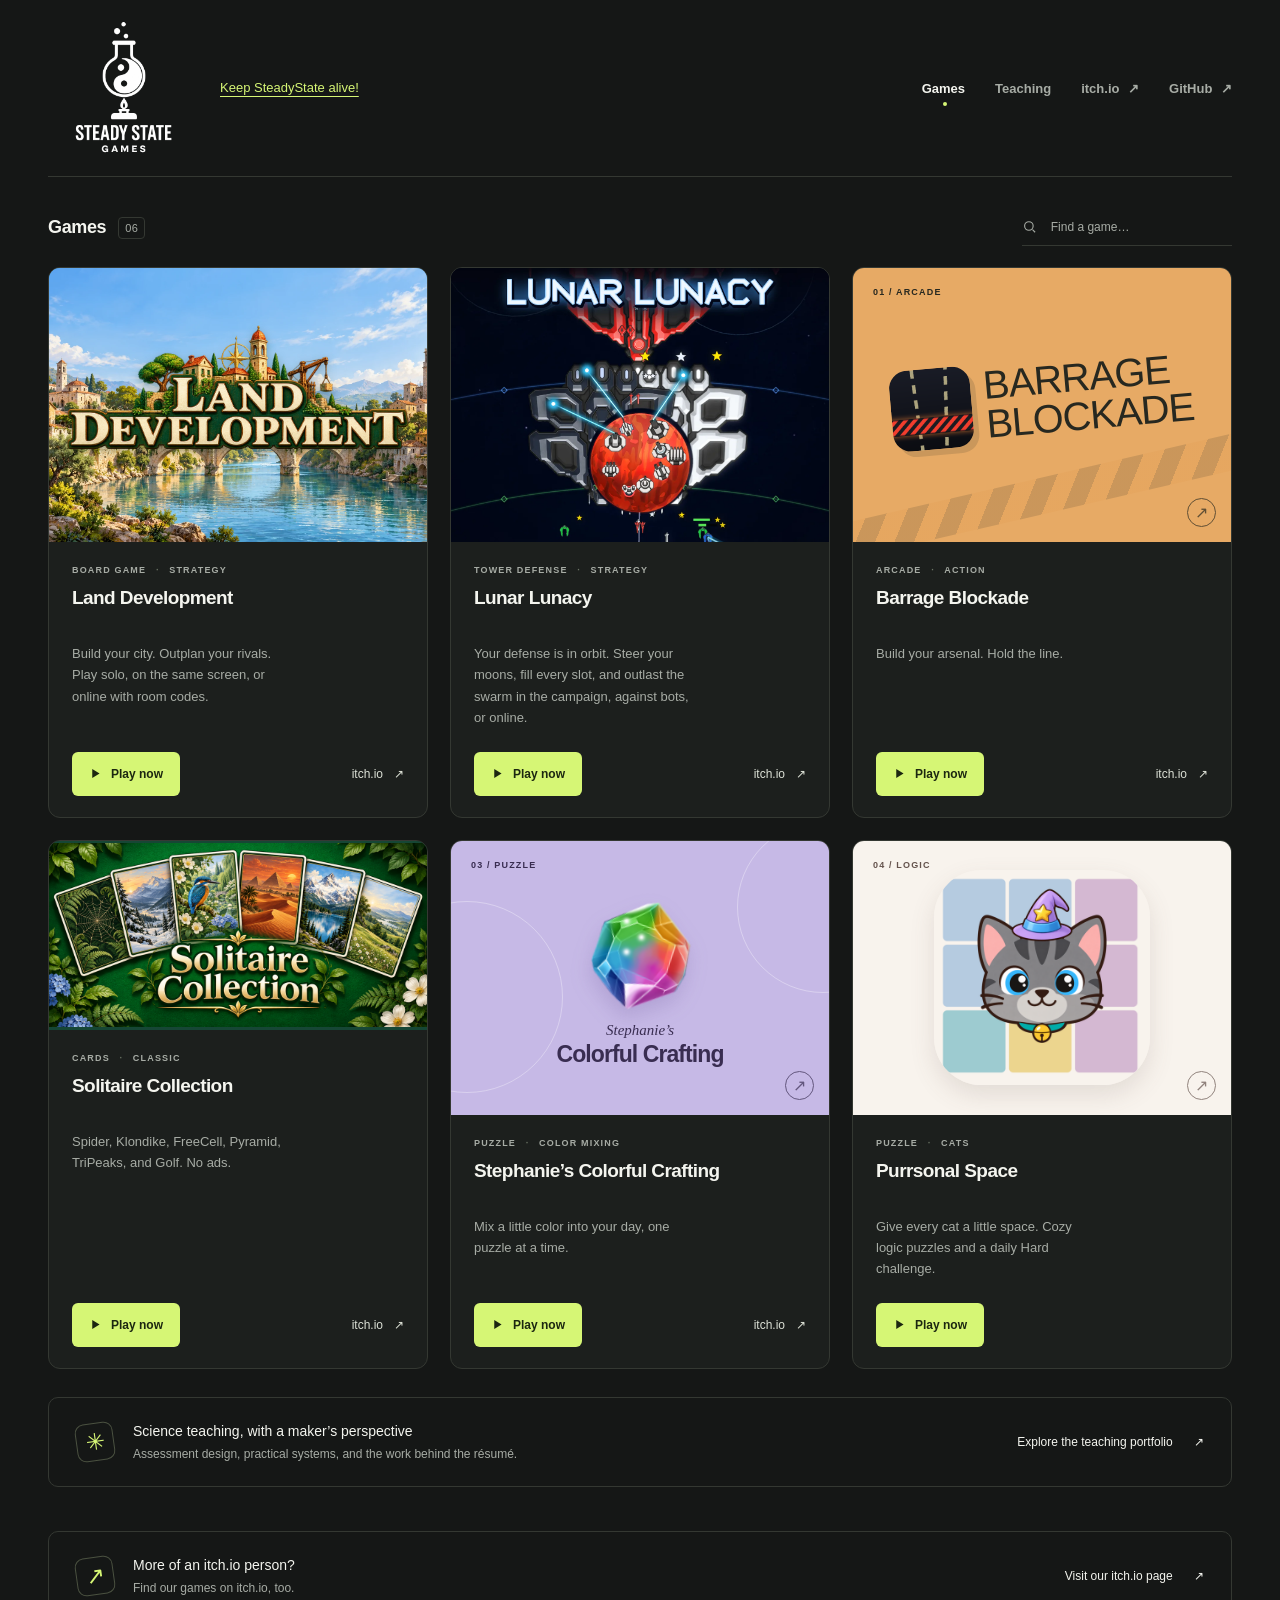
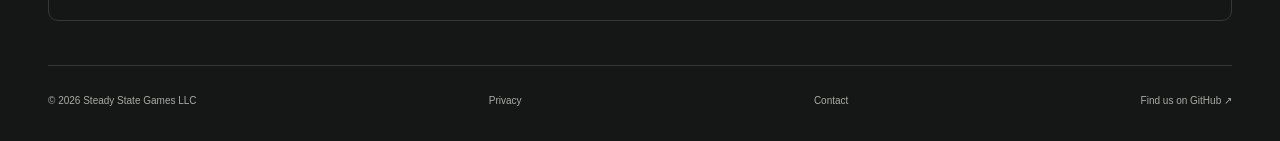
<file: index.html>
<!doctype html>
<html lang="en">
<head>
  <meta charset="utf-8">
  <meta name="viewport" content="width=device-width, initial-scale=1">
  <title>Steady State Games</title>
  <meta name="description" content="Play Land Development, Lunar Lunacy, Barrage Blockade, Solitaire Collection, Purrsonal Space, and Stephanie’s Colorful Crafting. All the games from Steady State Games, with direct browser and itch.io links.">
  <meta name="theme-color" content="#151716">
  <link rel="canonical" href="https://steadystategames.dev/">
  <link rel="icon" type="image/png" href="assets/steady-state-games-logo.png">
  <link rel="stylesheet" href="styles.css?v=lunar-lunacy-20261021">
  <script src="script.js" defer></script>
</head>
<body>
  <a class="skip-link" href="#games">Skip to games</a>
  <div class="site-shell">
    <header class="site-header donation-header">
      <div class="brand-support">
      <a class="brand" href="./" aria-label="Steady State Games home">
        <img class="brand-logo" src="assets/steady-state-games-logo.png" alt="Steady State Games" width="1024" height="1024">
      </a>
        <a class="header-donation" href="https://buy.stripe.com/8x200l9n9fRK0XXdv76g800" aria-label="Keep SteadyState alive! Donate via Stripe">Keep SteadyState alive!</a>
      </div>
      <nav aria-label="Main navigation">
        <a href="#games" class="nav-current" aria-current="page">Games</a>
        <a href="teaching/">Teaching</a>
        <a href="https://steadystategames.itch.io/">itch.io <span aria-hidden="true">↗</span></a>
        <a href="https://github.com/SteadyStateGames">GitHub <span aria-hidden="true">↗</span></a>
      </nav>
    </header>
    <main>
      <section id="games" aria-labelledby="collection-heading">
        <div class="collection-bar">
          <h1 id="collection-heading">Games <span id="count">06</span></h1>
          <label class="search" hidden>
            <svg width="18" height="18" viewBox="0 0 24 24" fill="none" stroke="currentColor" stroke-width="1.7" aria-hidden="true"><circle cx="10.5" cy="10.5" r="6.5"/><path d="m16 16 4 4"/></svg>
            <span class="sr-only">Search games</span>
            <input type="search" id="search" placeholder="Find a game…" autocomplete="off">
          </label>
        </div>
        <div class="game-grid">
          <article class="game-card" data-search="land development city building board game strategy multiplayer online solo campaign puzzles">
            <a class="artwork land-art" href="/land-development/" aria-label="Play Land Development">
              <img class="land-cover" src="assets/land-development-city.webp" alt="" width="1672" height="941" fetchpriority="high">
              <img class="land-wordmark" src="assets/land-development-logo.webp" alt="" width="2055" height="765">
            </a>
            <div class="card-body">
              <p class="category">BOARD GAME <span>·</span> STRATEGY</p>
              <h2>Land Development</h2>
              <p class="description">Build your city. Outplan your rivals. Play solo, on the same screen, or online with room codes.</p>
              <div class="card-actions">
                <a class="play-button" href="/land-development/" aria-label="Play Land Development in your browser"><svg viewBox="0 0 16 16" width="13" height="13" aria-hidden="true"><path d="M4 2.5v11L13 8z" fill="currentColor"/></svg> Play now</a>
                <a class="itch-link" href="https://steadystategames.itch.io/land-development" aria-label="Land Development on itch.io">itch.io <span aria-hidden="true">↗</span></a>
              </div>
            </div>
          </article>
          <article class="game-card" data-search="lunar lunacy space tower defense strategy orbit moons planets campaign versus bots multiplayer online">
            <a class="artwork lunar-art" href="/lunar-lunacy/" aria-label="Play Lunar Lunacy">
              <img class="lunar-cover" src="assets/lunar-lunacy-cover.webp" alt="" width="1260" height="1000">
            </a>
            <div class="card-body">
              <p class="category">TOWER DEFENSE <span>·</span> STRATEGY</p>
              <h2>Lunar Lunacy</h2>
              <p class="description">Your defense is in orbit. Steer your moons, fill every slot, and outlast the swarm in the campaign, against bots, or online.</p>
              <div class="card-actions">
                <a class="play-button" href="/lunar-lunacy/" aria-label="Play Lunar Lunacy in your browser"><svg viewBox="0 0 16 16" width="13" height="13" aria-hidden="true"><path d="M4 2.5v11L13 8z" fill="currentColor"/></svg> Play now</a>
                <a class="itch-link" href="https://steadystategames.itch.io/lunar-lunacy" aria-label="Lunar Lunacy on itch.io">itch.io <span aria-hidden="true">↗</span></a>
              </div>
            </div>
          </article>
          <article class="game-card" data-search="barrage blockade arcade action portrait">
            <a class="artwork barrage-art" href="https://steadystategames.dev/Barrage-Blockade/" aria-label="Play Barrage Blockade">
              <span class="art-index" aria-hidden="true">01 / ARCADE</span>
              <div class="barrage-lockup" aria-hidden="true"><img src="assets/barrage-blockade.png" alt="" width="512" height="512"><span>BARRAGE<br>BLOCKADE</span></div>
              <span class="art-launch" aria-hidden="true">↗</span>
            </a>
            <div class="card-body">
              <p class="category">ARCADE <span>·</span> ACTION</p>
              <h2>Barrage Blockade</h2>
              <p class="description">Build your arsenal. Hold the line.</p>
              <div class="card-actions">
                <a class="play-button" href="https://steadystategames.dev/Barrage-Blockade/" aria-label="Play Barrage Blockade in your browser"><svg viewBox="0 0 16 16" width="13" height="13" aria-hidden="true"><path d="M4 2.5v11L13 8z" fill="currentColor"/></svg> Play now</a>
                <a class="itch-link" href="https://steadystategames.itch.io/barrage-blockade" aria-label="Barrage Blockade on itch.io">itch.io <span aria-hidden="true">↗</span></a>
              </div>
            </div>
          </article>
          <article class="game-card" data-search="solitaire cards card classic relaxing spider klondike freecell pyramid tripeaks golf">
            <a class="artwork solitaire-art" href="https://steadystategames.dev/SolitaireForMyBeautifulWife/" aria-label="Play Solitaire Collection">
              <img class="solitaire-cover" src="assets/solitaire-collection.png?v=bb1985d5" alt="" width="1024" height="512">
            </a>
            <div class="card-body">
              <p class="category">CARDS <span>·</span> CLASSIC</p>
              <h2>Solitaire Collection</h2>
              <p class="description">Spider, Klondike, FreeCell, Pyramid, TriPeaks, and Golf. No ads.</p>
              <div class="card-actions">
                <a class="play-button" href="https://steadystategames.dev/SolitaireForMyBeautifulWife/" aria-label="Play Solitaire Collection in your browser"><svg viewBox="0 0 16 16" width="13" height="13" aria-hidden="true"><path d="M4 2.5v11L13 8z" fill="currentColor"/></svg> Play now</a>
                <a class="itch-link" href="https://steadystategames.itch.io/soliatire" aria-label="Solitaire Collection on itch.io">itch.io <span aria-hidden="true">↗</span></a>
              </div>
            </div>
          </article>
          <article class="game-card" data-search="stephanie colorful colourful crafting color colour mixing puzzle relaxing">
            <a class="artwork crafting-art" href="https://steadystategames.dev/Stephanie-s-Colorful-Crafting/" aria-label="Play Stephanie’s Colorful Crafting">
              <span class="art-index" aria-hidden="true">03 / PUZZLE</span>
              <img class="crafting-icon" src="assets/colorful-crafting.png" alt="" width="512" height="512">
              <span class="crafting-wordmark" aria-hidden="true"><small>Stephanie’s</small>Colorful Crafting</span>
              <span class="art-launch" aria-hidden="true">↗</span>
            </a>
            <div class="card-body">
              <p class="category">PUZZLE <span>·</span> COLOR MIXING</p>
              <h2>Stephanie’s Colorful Crafting</h2>
              <p class="description">Mix a little color into your day, one puzzle at a time.</p>
              <div class="card-actions">
                <a class="play-button" href="https://steadystategames.dev/Stephanie-s-Colorful-Crafting/" aria-label="Play Stephanie’s Colorful Crafting in your browser"><svg viewBox="0 0 16 16" width="13" height="13" aria-hidden="true"><path d="M4 2.5v11L13 8z" fill="currentColor"/></svg> Play now</a>
                <a class="itch-link" href="https://steadystategames.itch.io/stephanie-colorful-crafting" aria-label="Stephanie’s Colorful Crafting on itch.io">itch.io <span aria-hidden="true">↗</span></a>
              </div>
            </div>
          </article>
          <article class="game-card" data-search="purrsonal space cat solitaire cats logic puzzle daily relaxing">
            <a class="artwork purrsonal-art" href="/purrsonalspace/" aria-label="Play Purrsonal Space">
              <span class="art-index" aria-hidden="true">04 / LOGIC</span>
              <img class="purrsonal-icon" src="assets/purrsonal-space.png" alt="" width="512" height="512">
              <span class="art-launch" aria-hidden="true">↗</span>
            </a>
            <div class="card-body">
              <p class="category">PUZZLE <span>·</span> CATS</p>
              <h2>Purrsonal Space</h2>
              <p class="description">Give every cat a little space. Cozy logic puzzles and a daily Hard challenge.</p>
              <div class="card-actions">
                <a class="play-button" href="/purrsonalspace/" aria-label="Play Purrsonal Space in your browser"><svg viewBox="0 0 16 16" width="13" height="13" aria-hidden="true"><path d="M4 2.5v11L13 8z" fill="currentColor"/></svg> Play now</a>
              </div>
            </div>
          </article>
        </div>
        <p class="sr-only" id="search-status" role="status" aria-live="polite"></p>
        <div class="empty-state" id="empty-state" hidden><p>No games found. Try another search.</p><button type="button" id="reset-search">Show all games</button></div>
      </section>
      <aside class="itch-banner teaching-banner" aria-label="Shawn Crook-Cocagne teaching portfolio">
        <div><span class="banner-icon" aria-hidden="true">✳</span><p>Science teaching, with a maker’s perspective<span>Assessment design, practical systems, and the work behind the résumé.</span></p></div>
        <a href="teaching/">Explore the teaching portfolio <span aria-hidden="true">↗</span></a>
      </aside>
      <aside class="itch-banner" aria-label="Steady State Games on itch.io">
        <div><span class="banner-icon" aria-hidden="true">↗</span><p>More of an itch.io person?<span>Find our games on itch.io, too.</span></p></div>
        <a href="https://steadystategames.itch.io/">Visit our itch.io page <span aria-hidden="true">↗</span></a>
      </aside>
    </main>
    <footer><span>© <span id="year">2026</span> Steady State Games LLC</span><a href="/privacy/">Privacy</a><a href="mailto:steadystategames@gmail.com">Contact</a><a href="https://github.com/SteadyStateGames">Find us on GitHub <span aria-hidden="true">↗</span></a></footer>
  </div>
</body>
</html>
</file>
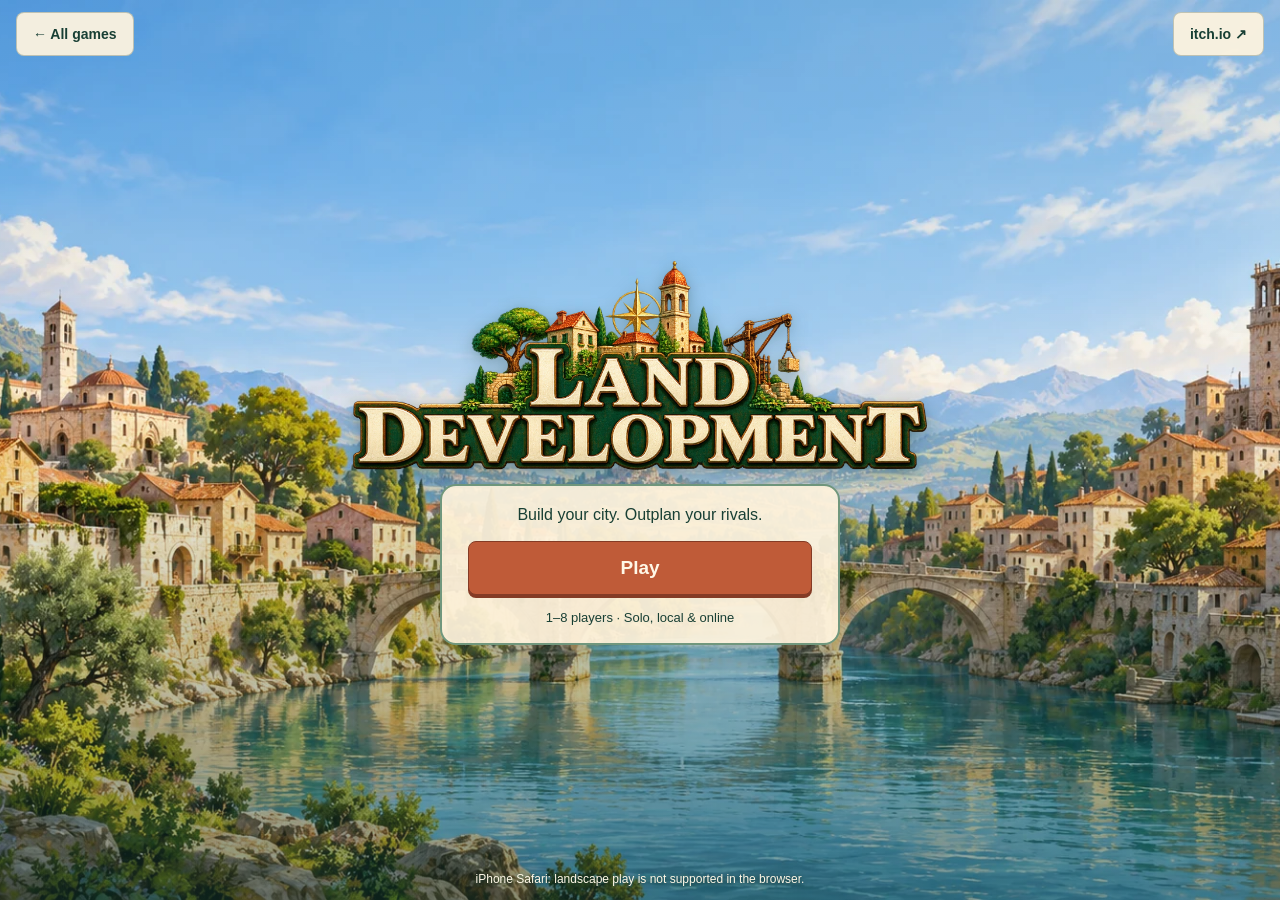
<file: land-development/index.html>
<!doctype html>
<html lang="en">
<head>
  <meta charset="utf-8">
  <meta name="viewport" content="width=device-width, initial-scale=1, viewport-fit=cover">
  <title>Play Land Development — Steady State Games</title>
  <meta name="description" content="Build your city and outplan your rivals in Land Development. Play solo, locally, or online with friends using room codes.">
  <meta name="theme-color" content="#183f34">
  <link rel="canonical" href="https://steadystategames.dev/land-development/">
  <link rel="icon" type="image/png" href="../assets/steady-state-games-logo.png">
  <link rel="stylesheet" href="play.css?v=20261018r5">
  <script src="play.js?v=20261018r5" defer></script>
</head>
<body>
  <main id="launcher">
    <img class="city" src="../assets/land-development-city.webp" alt="" width="1672" height="941">
    <nav aria-label="Game links">
      <a href="/">← All games</a>
      <a href="https://steadystategames.itch.io/land-development">itch.io ↗</a>
    </nav>
    <div class="launch-content">
      <h1 class="sr-only">Land Development</h1>
      <img class="logo" src="../assets/land-development-logo.webp" alt="" width="2055" height="765">
      <div class="play-panel">
        <p>Build your city. Outplan your rivals.</p>
        <button id="play" type="button">Play</button>
        <p class="players">1–8 players · Solo, local &amp; online</p>
      </div>
    </div>
    <p class="browser-note">iPhone Safari: landscape play is not supported in the browser.</p>
    <noscript><p class="no-script">Enable JavaScript to play, or <a href="https://steadystategames.itch.io/land-development">visit itch.io</a>.</p></noscript>
  </main>
  <div id="game" hidden></div>
</body>
</html>
</file>
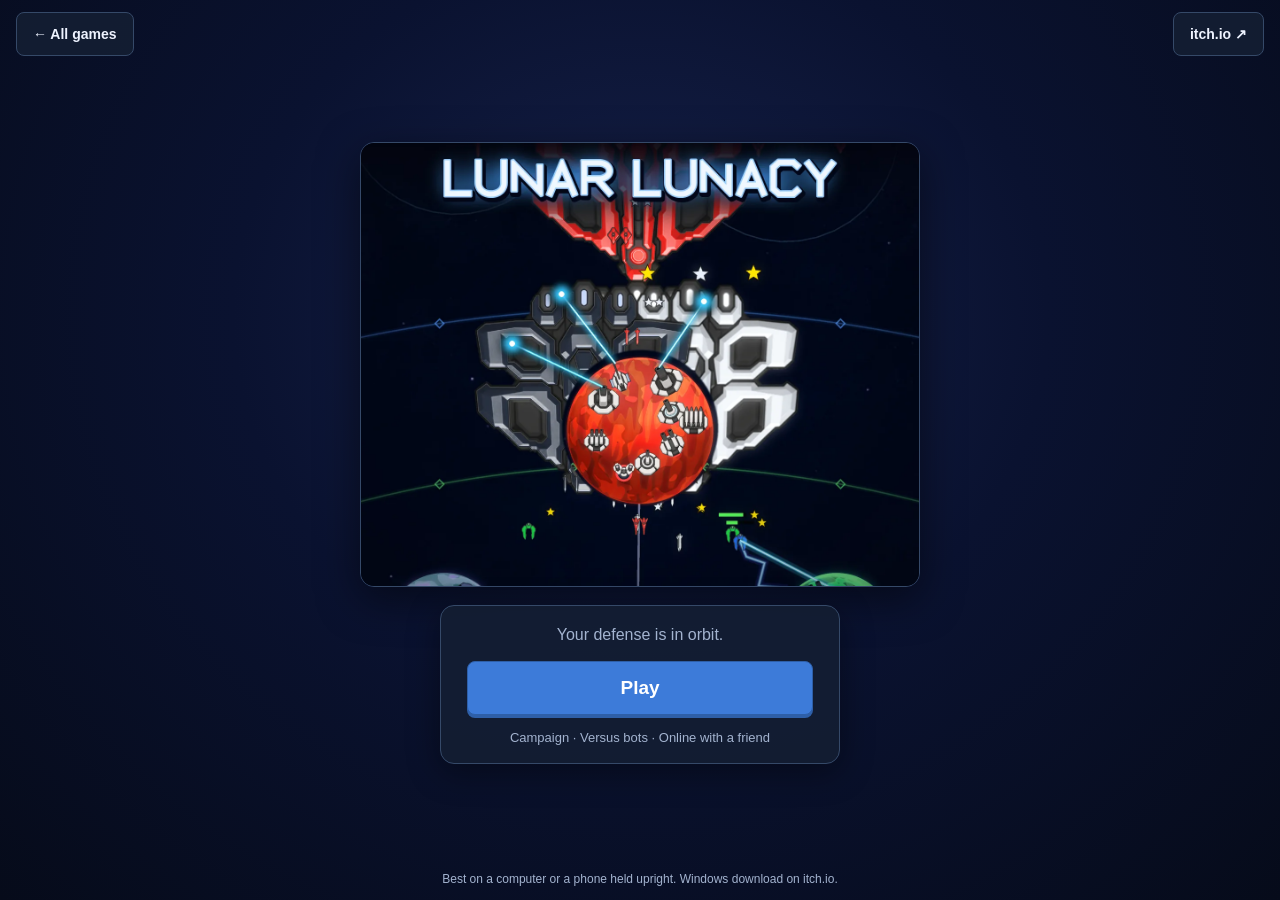
<file: lunar-lunacy/index.html>
<!doctype html>
<html lang="en">
<head>
  <meta charset="utf-8">
  <meta name="viewport" content="width=device-width, initial-scale=1, viewport-fit=cover">
  <title>Play Lunar Lunacy — Steady State Games</title>
  <meta name="description" content="Your defense is in orbit. Steer your moons, fill every slot, and outlast the swarm in Lunar Lunacy: campaign, bot matches, and online versus with room codes.">
  <meta name="theme-color" content="#060b1a">
  <link rel="canonical" href="https://steadystategames.dev/lunar-lunacy/">
  <link rel="icon" type="image/png" href="../assets/steady-state-games-logo.png">
  <link rel="stylesheet" href="play.css?v=20261021">
  <script src="play.js?v=20261021" defer></script>
</head>
<body>
  <main id="launcher">
    <nav aria-label="Game links">
      <a href="/">← All games</a>
      <a href="https://steadystategames.itch.io/lunar-lunacy">itch.io ↗</a>
    </nav>
    <div class="launch-content">
      <h1 class="sr-only">Lunar Lunacy</h1>
      <img class="cover" src="../assets/lunar-lunacy-cover.webp" alt="" width="1260" height="1000">
      <div class="play-panel">
        <p>Your defense is in orbit.</p>
        <button id="play" type="button">Play</button>
        <p class="players">Campaign · Versus bots · Online with a friend</p>
      </div>
    </div>
    <p class="browser-note">Best on a computer or a phone held upright. Windows download on itch.io.</p>
    <noscript><p class="no-script">Enable JavaScript to play, or <a href="https://steadystategames.itch.io/lunar-lunacy">visit itch.io</a>.</p></noscript>
  </main>
  <div id="game" hidden></div>
</body>
</html>
</file>
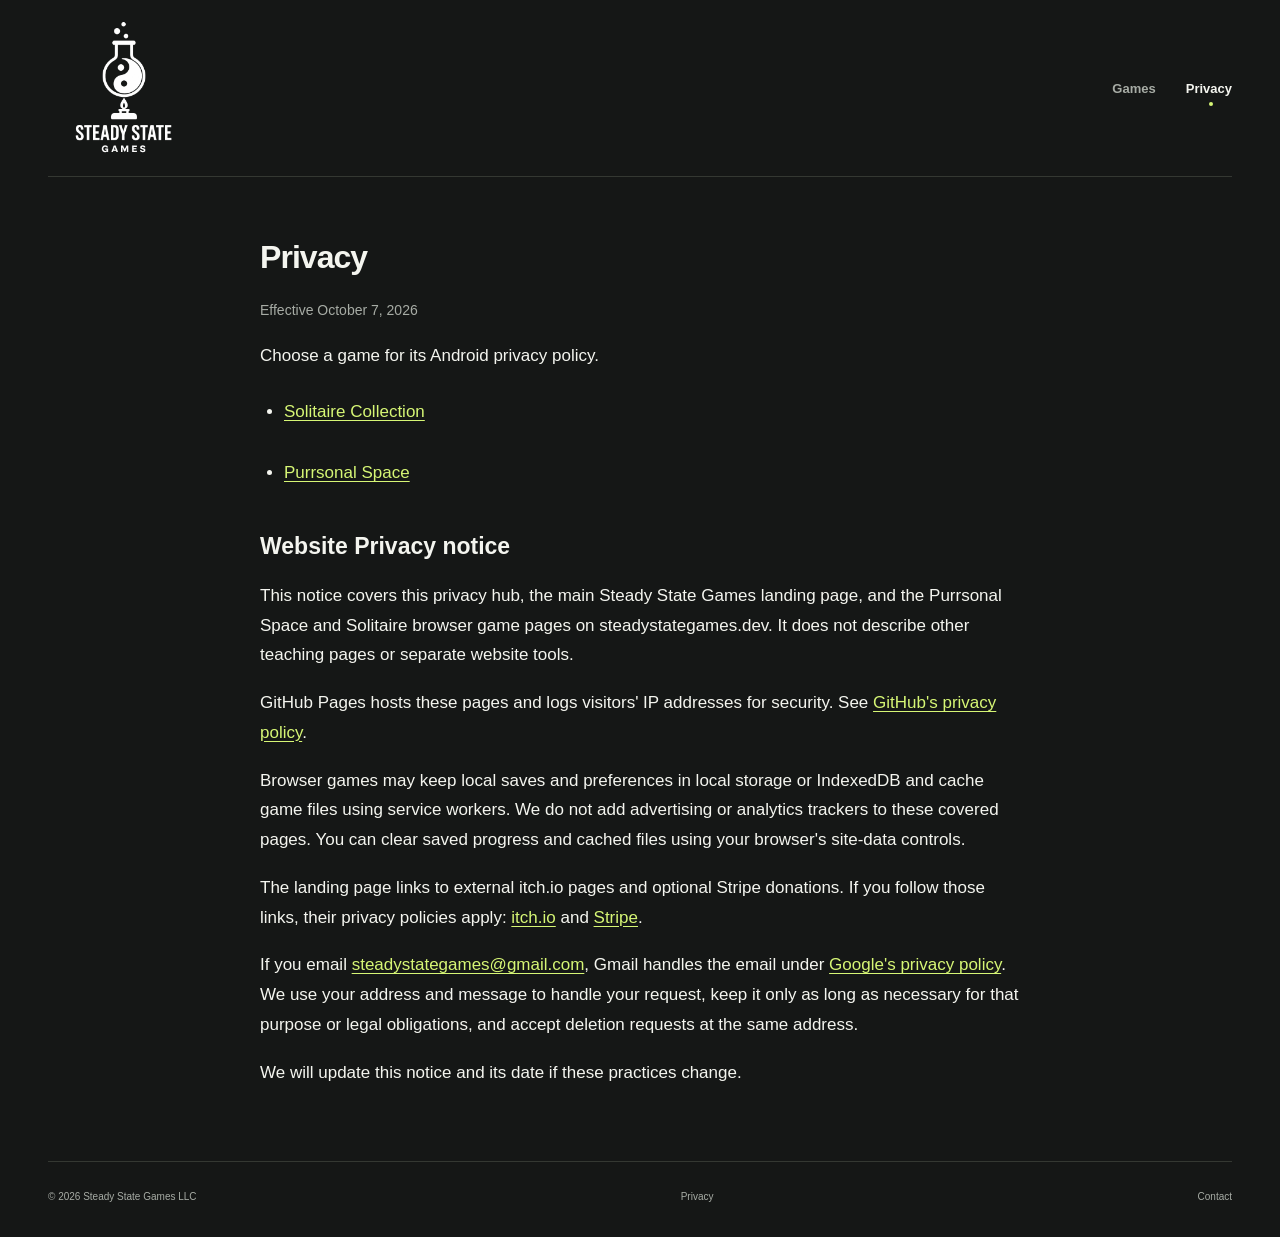
<file: privacy/index.html>
<!doctype html>
<html lang="en"><head><meta charset="utf-8"><meta name="viewport" content="width=device-width, initial-scale=1">
<title>Privacy | Steady State Games</title>
<meta name="theme-color" content="#151716"><link rel="canonical" href="https://steadystategames.dev/privacy/">
<link rel="icon" href="/assets/steady-state-games-logo.png"><link rel="stylesheet" href="/styles.css"><link rel="stylesheet" href="/privacy/privacy.css"></head>
<body><a class="skip-link" href="#privacy-content">Skip to privacy information</a><div class="site-shell">
<header class="site-header"><a class="brand" href="/" aria-label="Steady State Games home"><img class="brand-logo" src="/assets/steady-state-games-logo.png" alt="Steady State Games" width="1024" height="1024"></a><nav aria-label="Main navigation"><a href="/">Games</a><a href="/privacy/" class="nav-current">Privacy</a></nav></header>
<main id="privacy-content" class="privacy-main"><h1>Privacy</h1><p class="privacy-date">Effective October 7, 2026</p><p>Choose a game for its Android privacy policy.</p>
<ul class="privacy-games"><li><a href="/privacy/solitaire/">Solitaire Collection</a></li><li><a href="/privacy/purrsonal-space/">Purrsonal Space</a></li></ul>
<section id="website"><h2>Website Privacy notice</h2>
<p>This notice covers this privacy hub, the main Steady State Games landing page, and the Purrsonal Space and Solitaire browser game pages on steadystategames.dev. It does not describe other teaching pages or separate website tools.</p>
<p>GitHub Pages hosts these pages and logs visitors' IP addresses for security. See <a href="https://docs.github.com/en/site-policy/privacy-policies/github-general-privacy-statement">GitHub's privacy policy</a>.</p>
<p>Browser games may keep local saves and preferences in local storage or IndexedDB and cache game files using service workers. We do not add advertising or analytics trackers to these covered pages. You can clear saved progress and cached files using your browser's site-data controls.</p>
<p>The landing page links to external itch.io pages and optional Stripe donations. If you follow those links, their privacy policies apply: <a href="https://itch.io/docs/legal/privacy-policy">itch.io</a> and <a href="https://stripe.com/privacy">Stripe</a>.</p>
<p>If you email <a href="mailto:steadystategames@gmail.com">steadystategames@gmail.com</a>, Gmail handles the email under <a href="https://policies.google.com/privacy">Google's privacy policy</a>. We use your address and message to handle your request, keep it only as long as necessary for that purpose or legal obligations, and accept deletion requests at the same address.</p>
<p>We will update this notice and its date if these practices change.</p></section></main>
<footer><span>&copy; 2026 Steady State Games LLC</span><a href="/privacy/">Privacy</a><a href="mailto:steadystategames@gmail.com">Contact</a></footer></div></body></html>
</file>
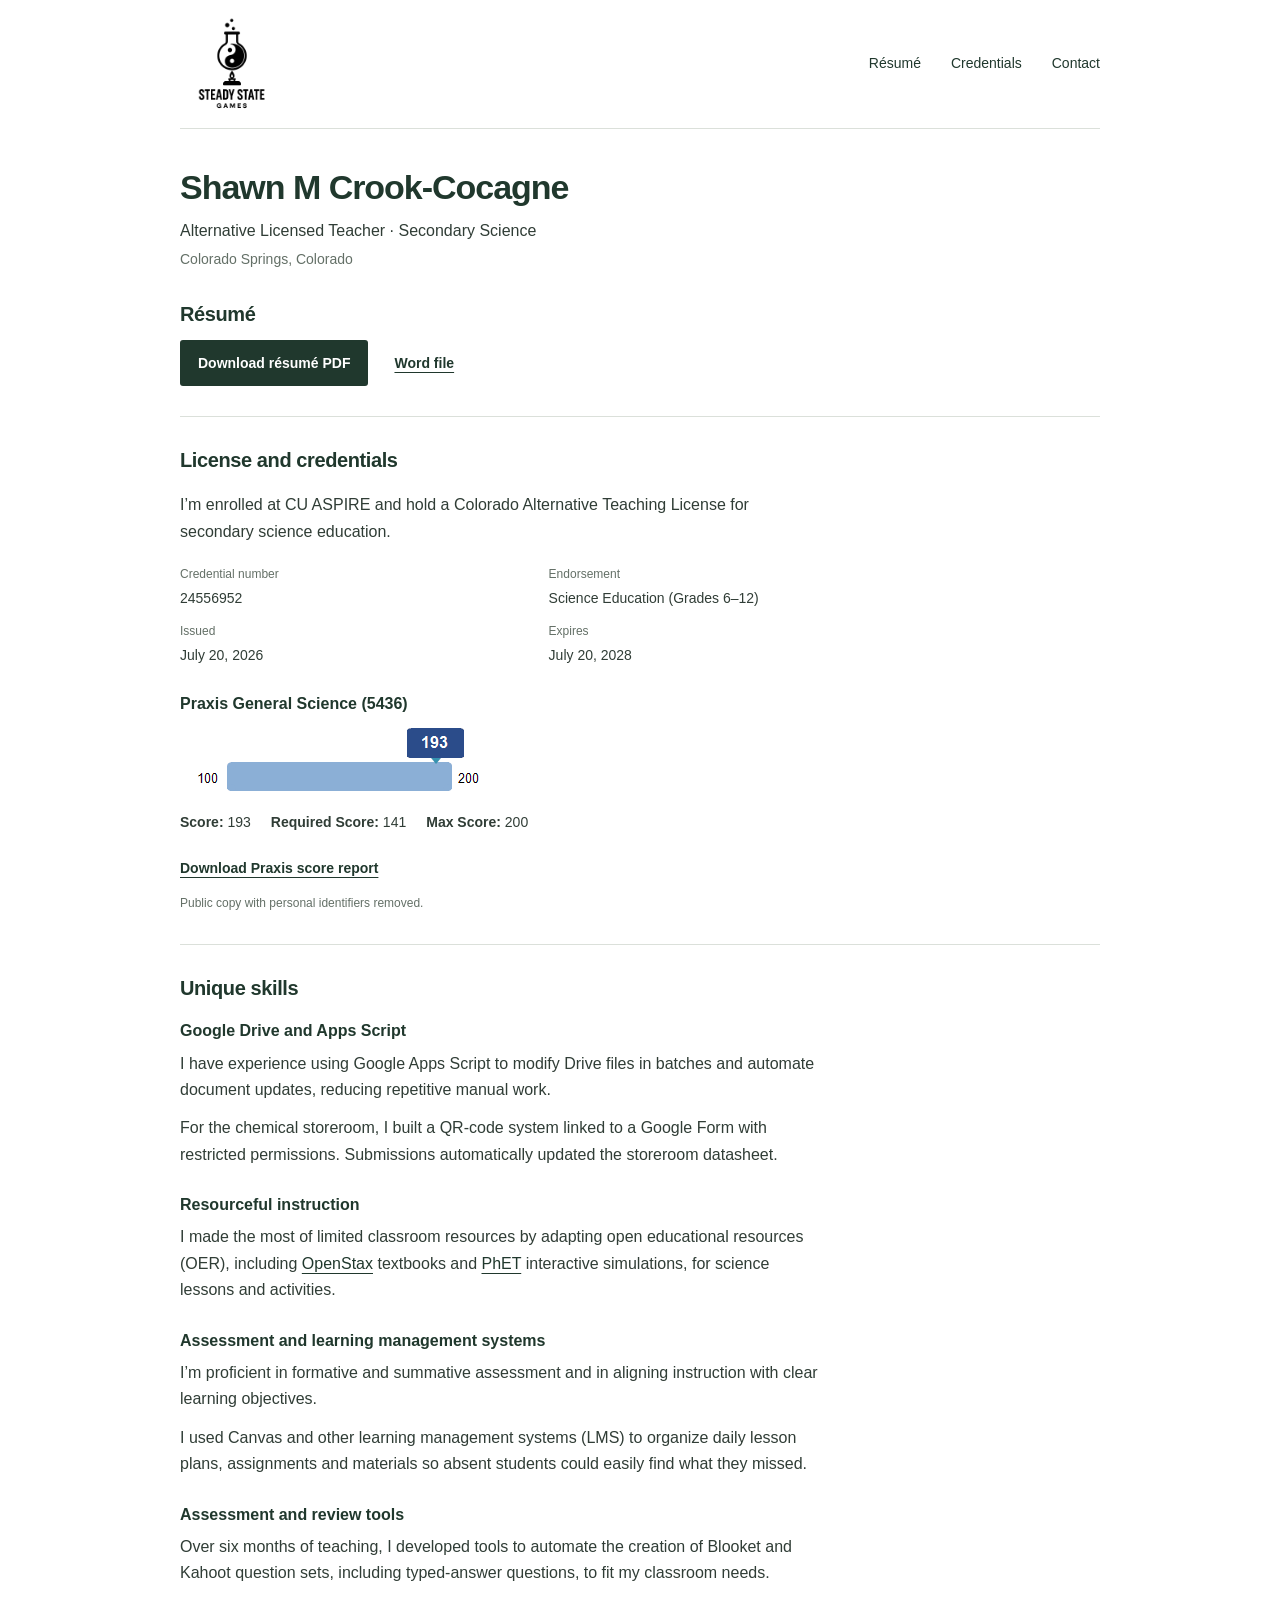
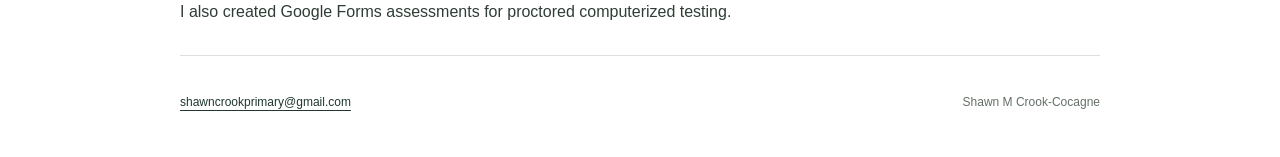
<file: teaching/index.html>
<!doctype html>
<html lang="en">
<head>
  <meta charset="utf-8">
  <meta name="viewport" content="width=device-width, initial-scale=1">
  <title>Shawn Crook-Cocagne | Science Teacher</title>
  <meta name="description" content="Shawn Crook-Cocagne's science teaching résumé, Colorado alternative license, Praxis score report and classroom technology experience.">
  <link rel="canonical" href="https://steadystategames.dev/teaching/">
  <link rel="icon" href="../assets/favicon.svg" type="image/svg+xml">
  <link rel="stylesheet" href="portfolio.css?v=20261004-praxis">
</head>
<body>
  <a class="skip-link" href="#main">Skip to content</a>
  <div class="page">
    <header class="site-header">
      <a class="brand" href="../" aria-label="Steady State Games home"><img src="../assets/steady-state-games-logo.png" width="104" height="104" alt="Steady State Games"></a>
      <nav aria-label="Teaching navigation"><a href="#resume">Résumé</a><a href="#credentials">Credentials</a><a href="mailto:shawncrookprimary@gmail.com">Contact</a></nav>
    </header>
    <main id="main">
      <section class="intro" aria-labelledby="name">
        <h1 id="name">Shawn M Crook-Cocagne</h1>
        <p>Alternative Licensed Teacher · Secondary Science</p>
        <p class="location">Colorado Springs, Colorado</p>
      </section>
      <section id="resume" class="resume" aria-labelledby="resume-heading">
        <span id="documents"></span>
        <h2 id="resume-heading">Résumé</h2>
        <div class="downloads"><a class="button" href="documents/shawn-crook-cocagne-teaching-resume.pdf" download>Download résumé PDF</a><a class="plain-link" href="documents/shawn-crook-cocagne-teaching-resume.docx" download>Word file</a></div>
      </section>
      <section id="credentials" class="profile-section" aria-labelledby="credentials-heading">
        <h2 id="credentials-heading">License and credentials</h2>
        <p>I’m enrolled at CU ASPIRE and hold a Colorado Alternative Teaching License for secondary science education.</p>
            <dl class="license"><div><dt>Credential number</dt><dd>24556952</dd></div><div><dt>Endorsement</dt><dd>Science Education (Grades 6–12)</dd></div><div><dt>Issued</dt><dd><time datetime="2026-07-20">July 20, 2026</time></dd></div><div><dt>Expires</dt><dd><time datetime="2028-07-20">July 20, 2028</time></dd></div></dl>
        <div id="praxis" class="credential-report"><h3>Praxis General Science (5436)</h3>
            <div class="praxis-ribbon"><img src="assets/praxis-score-ribbon.png" width="336" height="120" alt="Score ribbon from my Praxis report showing 193 on the 100 to 200 scale"></div>
            <p class="praxis-scores"><span><strong>Score:</strong> 193</span><span><strong>Required Score:</strong> 141</span><span><strong>Max Score:</strong> 200</span></p>
            <a class="plain-link" href="documents/shawn-crook-cocagne-praxis-public.pdf" download>Download Praxis score report</a>
            <p class="note">Public copy with personal identifiers removed.</p>
        </div>
      </section>
      <section id="skills" class="profile-section" aria-labelledby="skills-heading">
        <h2 id="skills-heading">Unique skills</h2>
        <div id="drive" class="skill"><h3>Google Drive and Apps Script</h3>
            <p>I have experience using Google Apps Script to modify Drive files in batches and automate document updates, reducing repetitive manual work.</p>
            <p>For the chemical storeroom, I built a QR-code system linked to a Google Form with restricted permissions. Submissions automatically updated the storeroom datasheet.</p>
        </div>
        <div id="resources" class="skill"><h3>Resourceful instruction</h3>
            <p>I made the most of limited classroom resources by adapting open educational resources (OER), including <a href="https://openstax.org/">OpenStax</a> textbooks and <a href="https://phet.colorado.edu/">PhET</a> interactive simulations, for science lessons and activities.</p>
        </div>
        <div id="assessment" class="skill"><h3>Assessment and learning management systems</h3>
            <p>I’m proficient in formative and summative assessment and in aligning instruction with clear learning objectives.</p>
            <p>I used Canvas and other learning management systems (LMS) to organize daily lesson plans, assignments and materials so absent students could easily find what they missed.</p>
        </div>
        <div id="assessment-tools" class="skill"><h3>Assessment and review tools</h3>
            <p>Over six months of teaching, I developed tools to automate the creation of Blooket and Kahoot question sets, including typed-answer questions, to fit my classroom needs.</p>
            <p>I also created Google Forms assessments for proctored computerized testing.</p>
        </div>
      </section>
    </main>
    <footer><a href="mailto:shawncrookprimary@gmail.com">shawncrookprimary@gmail.com</a><span>Shawn M Crook-Cocagne</span></footer>
  </div>
</body>
</html>
</file>
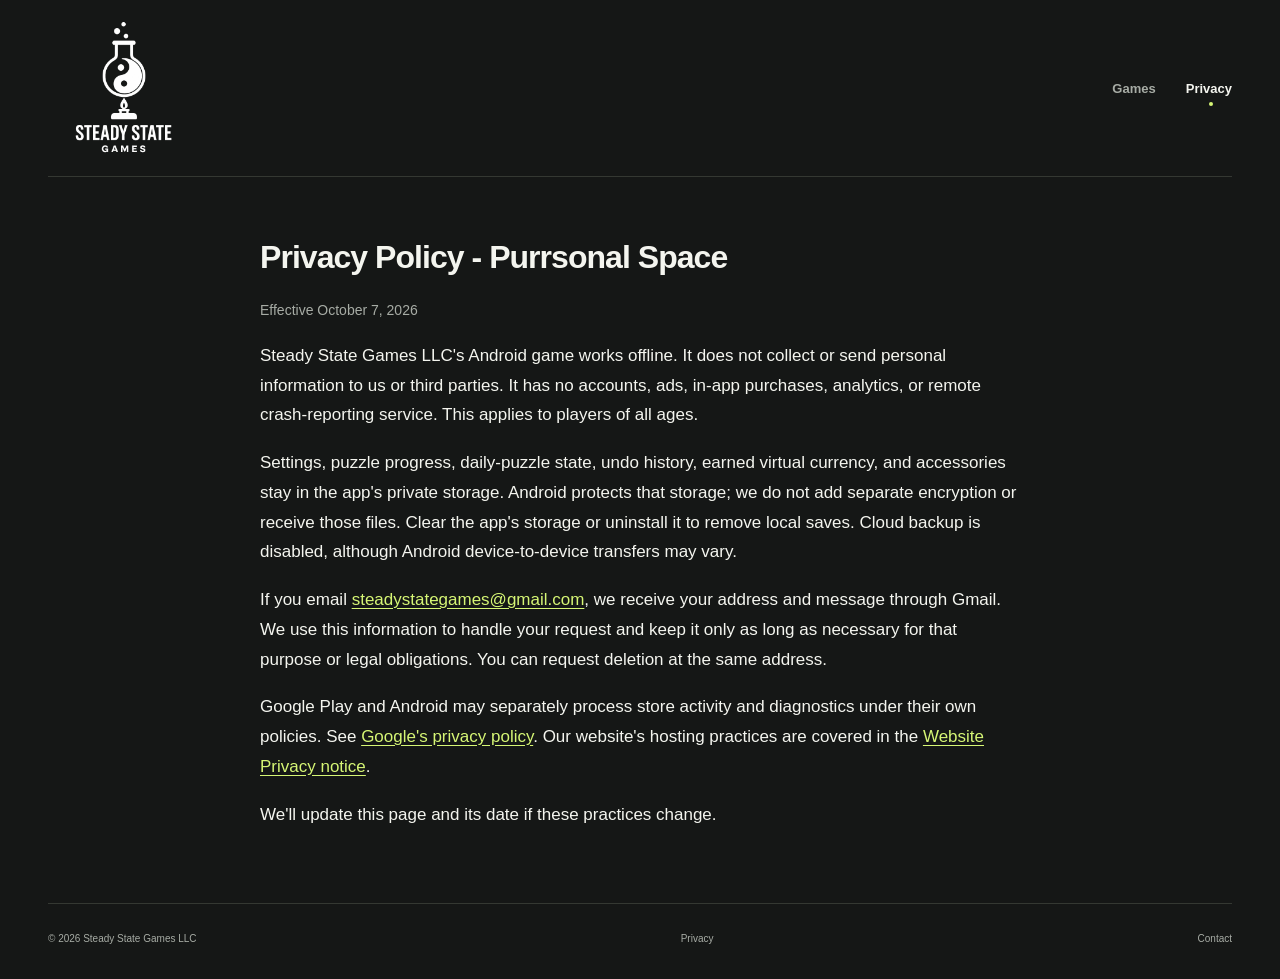
<file: privacy/purrsonal-space/index.html>
<!doctype html>
<html lang="en"><head><meta charset="utf-8"><meta name="viewport" content="width=device-width, initial-scale=1">
<title>Privacy Policy - Purrsonal Space | Steady State Games</title>
<meta name="theme-color" content="#151716"><link rel="canonical" href="https://steadystategames.dev/privacy/purrsonal-space/">
<link rel="icon" href="/assets/steady-state-games-logo.png"><link rel="stylesheet" href="/styles.css"><link rel="stylesheet" href="/privacy/privacy.css"></head>
<body><a class="skip-link" href="#privacy-content">Skip to privacy information</a><div class="site-shell">
<header class="site-header"><a class="brand" href="/" aria-label="Steady State Games home"><img class="brand-logo" src="/assets/steady-state-games-logo.png" alt="Steady State Games" width="1024" height="1024"></a><nav aria-label="Main navigation"><a href="/">Games</a><a href="/privacy/" class="nav-current">Privacy</a></nav></header>
<main id="privacy-content" class="privacy-main"><h1>Privacy Policy - Purrsonal Space</h1><p class="privacy-date">Effective October 7, 2026</p><p>Steady State Games LLC's Android game works offline. It does not collect or send personal information to us or third parties. It has no accounts, ads, in-app purchases, analytics, or remote crash-reporting service. This applies to players of all ages.</p><p>Settings, puzzle progress, daily-puzzle state, undo history, earned virtual currency, and accessories stay in the app's private storage. Android protects that storage; we do not add separate encryption or receive those files. Clear the app's storage or uninstall it to remove local saves. Cloud backup is disabled, although Android device-to-device transfers may vary.</p><p>If you email <a href="mailto:steadystategames@gmail.com">steadystategames@gmail.com</a>, we receive your address and message through Gmail. We use this information to handle your request and keep it only as long as necessary for that purpose or legal obligations. You can request deletion at the same address.</p><p>Google Play and Android may separately process store activity and diagnostics under their own policies. See <a href="https://policies.google.com/privacy">Google's privacy policy</a>. Our website's hosting practices are covered in the <a href="/privacy/#website">Website Privacy notice</a>.</p><p>We'll update this page and its date if these practices change.</p></main>
<footer><span>&copy; 2026 Steady State Games LLC</span><a href="/privacy/">Privacy</a><a href="mailto:steadystategames@gmail.com">Contact</a></footer></div></body></html>
</file>
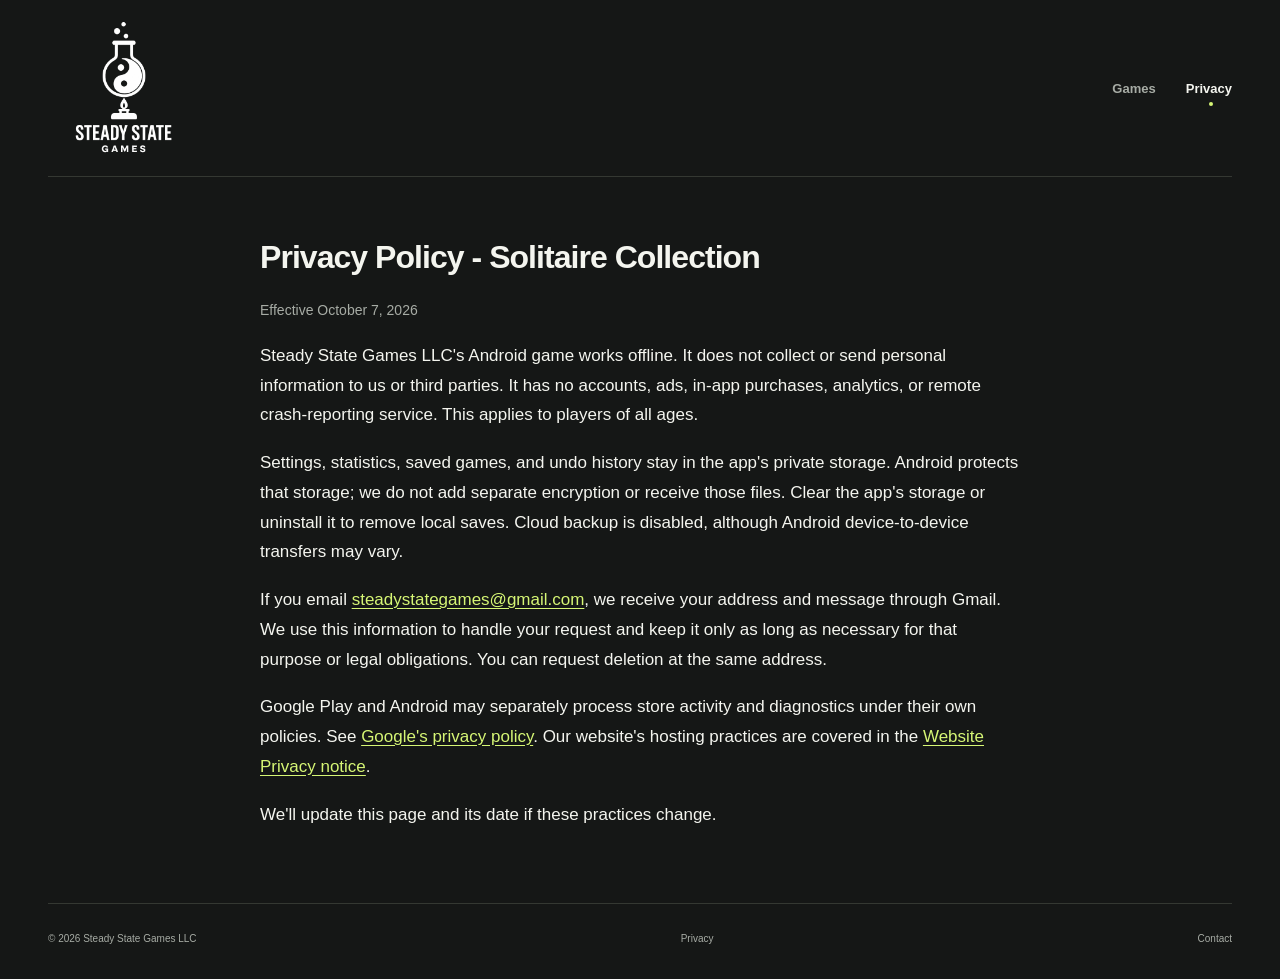
<file: privacy/solitaire/index.html>
<!doctype html>
<html lang="en"><head><meta charset="utf-8"><meta name="viewport" content="width=device-width, initial-scale=1">
<title>Privacy Policy - Solitaire Collection | Steady State Games</title>
<meta name="theme-color" content="#151716"><link rel="canonical" href="https://steadystategames.dev/privacy/solitaire/">
<link rel="icon" href="/assets/steady-state-games-logo.png"><link rel="stylesheet" href="/styles.css"><link rel="stylesheet" href="/privacy/privacy.css"></head>
<body><a class="skip-link" href="#privacy-content">Skip to privacy information</a><div class="site-shell">
<header class="site-header"><a class="brand" href="/" aria-label="Steady State Games home"><img class="brand-logo" src="/assets/steady-state-games-logo.png" alt="Steady State Games" width="1024" height="1024"></a><nav aria-label="Main navigation"><a href="/">Games</a><a href="/privacy/" class="nav-current">Privacy</a></nav></header>
<main id="privacy-content" class="privacy-main"><h1>Privacy Policy - Solitaire Collection</h1><p class="privacy-date">Effective October 7, 2026</p><p>Steady State Games LLC's Android game works offline. It does not collect or send personal information to us or third parties. It has no accounts, ads, in-app purchases, analytics, or remote crash-reporting service. This applies to players of all ages.</p><p>Settings, statistics, saved games, and undo history stay in the app's private storage. Android protects that storage; we do not add separate encryption or receive those files. Clear the app's storage or uninstall it to remove local saves. Cloud backup is disabled, although Android device-to-device transfers may vary.</p><p>If you email <a href="mailto:steadystategames@gmail.com">steadystategames@gmail.com</a>, we receive your address and message through Gmail. We use this information to handle your request and keep it only as long as necessary for that purpose or legal obligations. You can request deletion at the same address.</p><p>Google Play and Android may separately process store activity and diagnostics under their own policies. See <a href="https://policies.google.com/privacy">Google's privacy policy</a>. Our website's hosting practices are covered in the <a href="/privacy/#website">Website Privacy notice</a>.</p><p>We'll update this page and its date if these practices change.</p></main>
<footer><span>&copy; 2026 Steady State Games LLC</span><a href="/privacy/">Privacy</a><a href="mailto:steadystategames@gmail.com">Contact</a></footer></div></body></html>
</file>
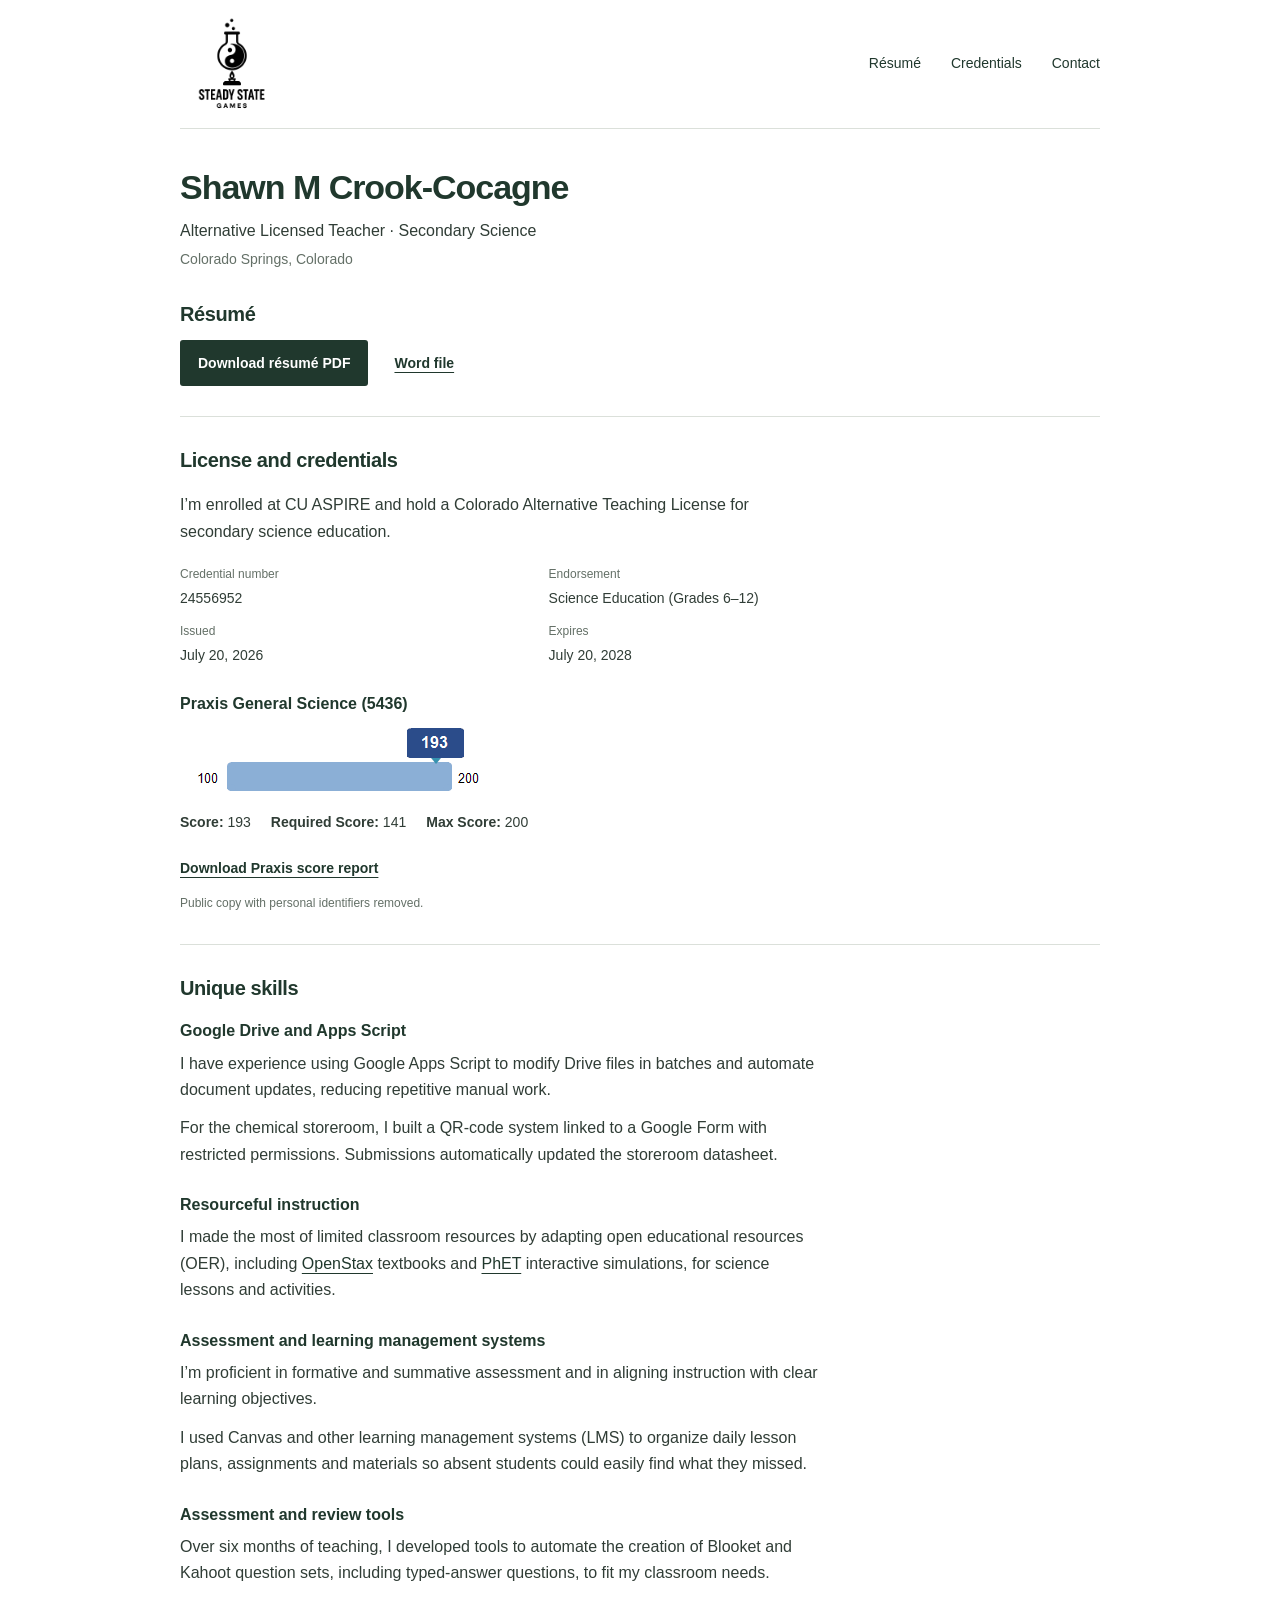
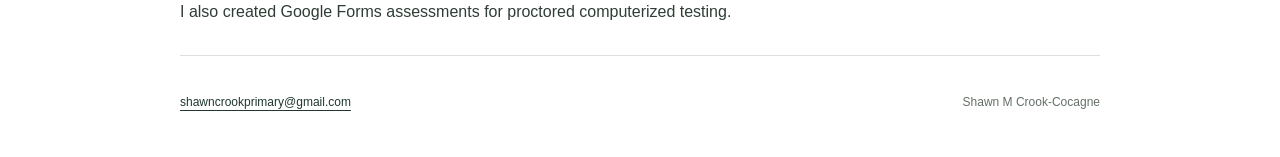
<file: teaching/resume/index.html>
<!doctype html>
<html lang="en">
<head><meta charset="utf-8"><meta name="viewport" content="width=device-width, initial-scale=1"><title>Teaching résumé — Shawn Crook-Cocagne</title><meta http-equiv="refresh" content="0;url=../#resume"><link rel="canonical" href="https://steadystategames.dev/teaching/#resume"></head>
<body><p><a href="../#resume">Download Shawn Crook-Cocagne’s teaching résumé.</a></p></body>
</html>
</file>
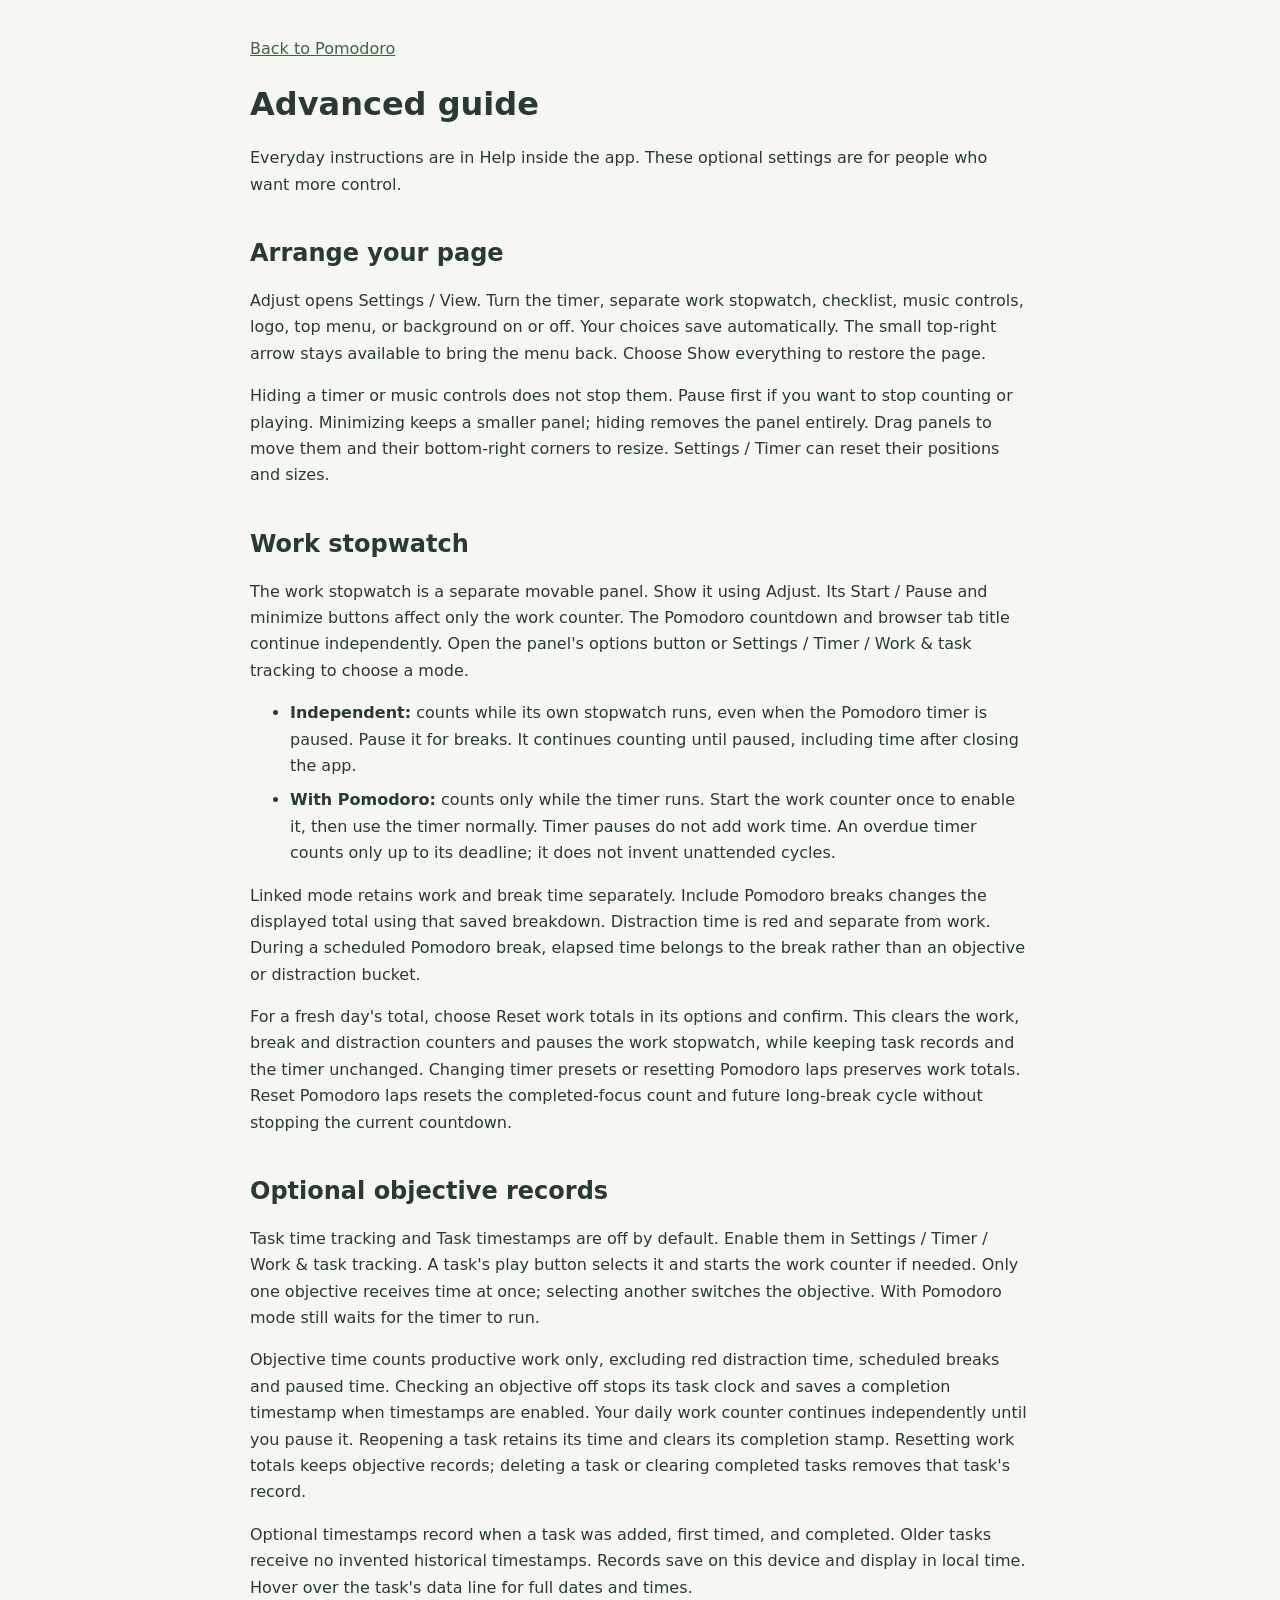
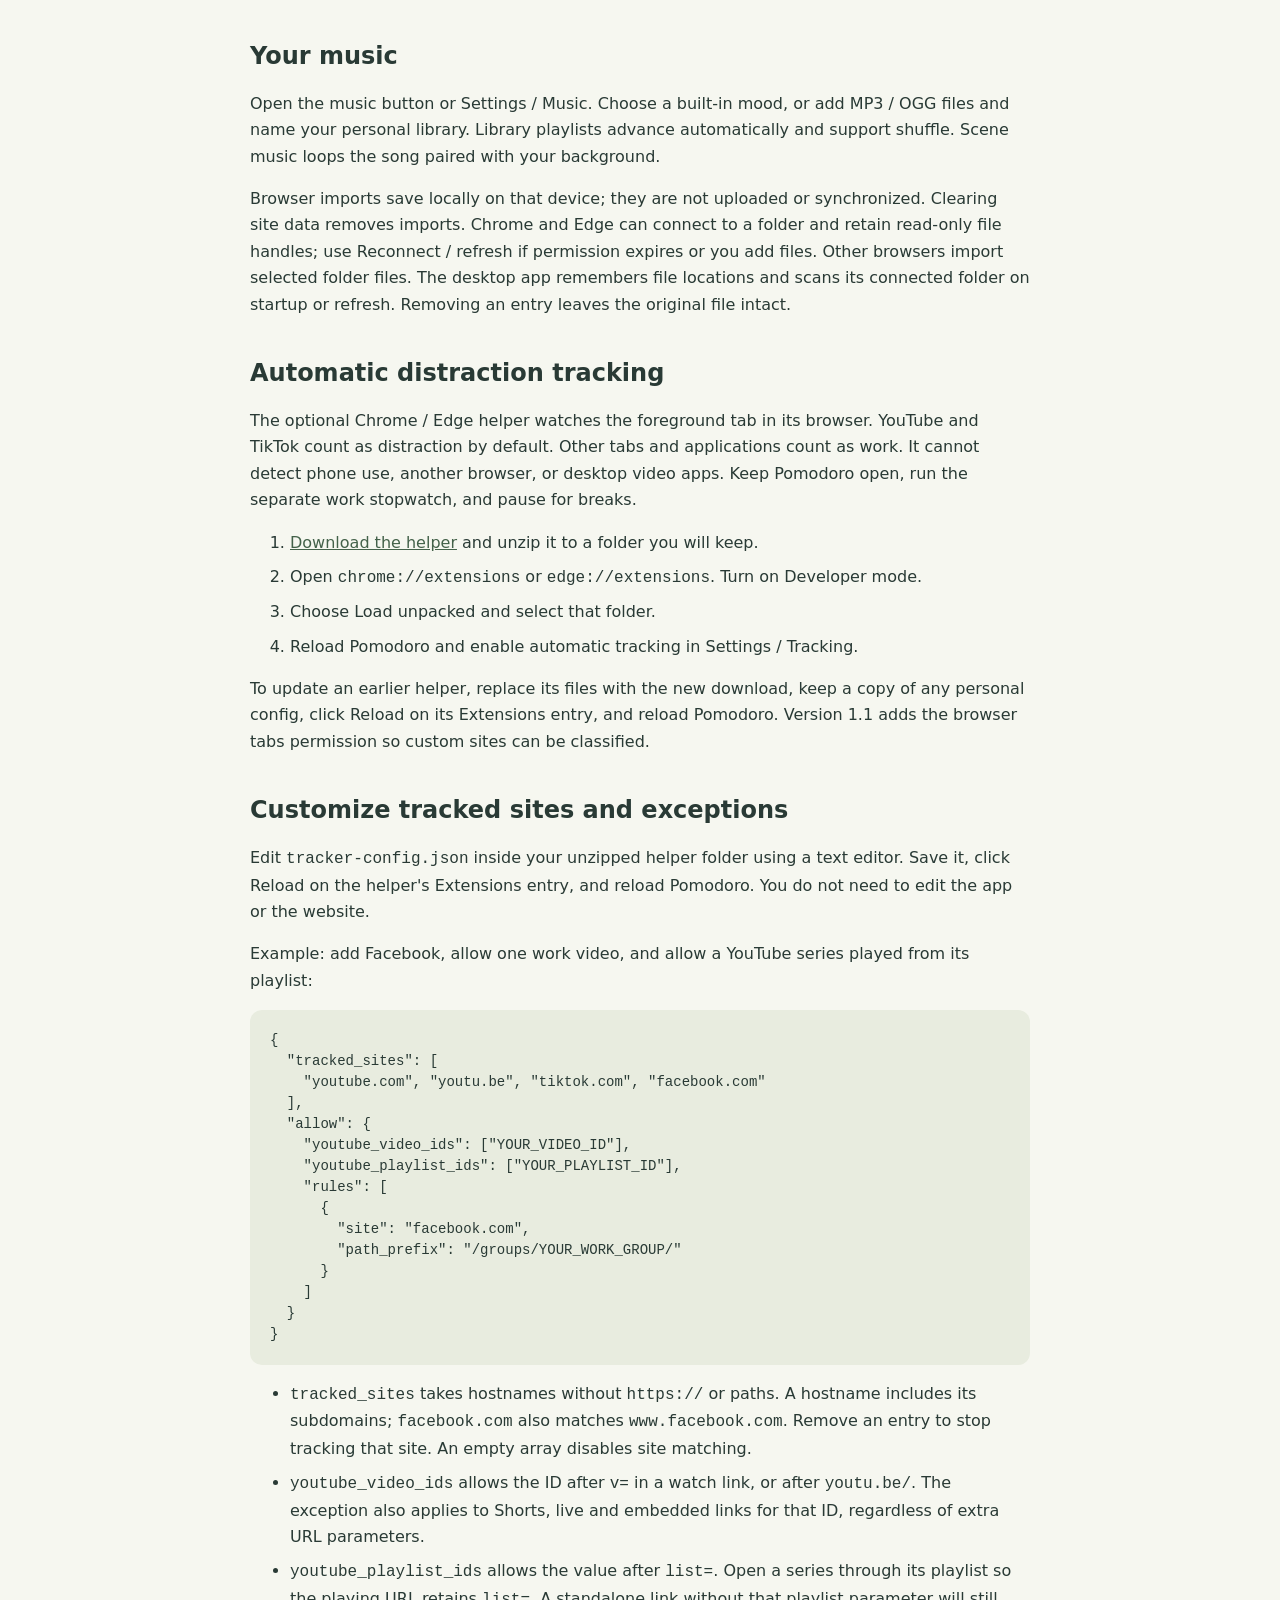
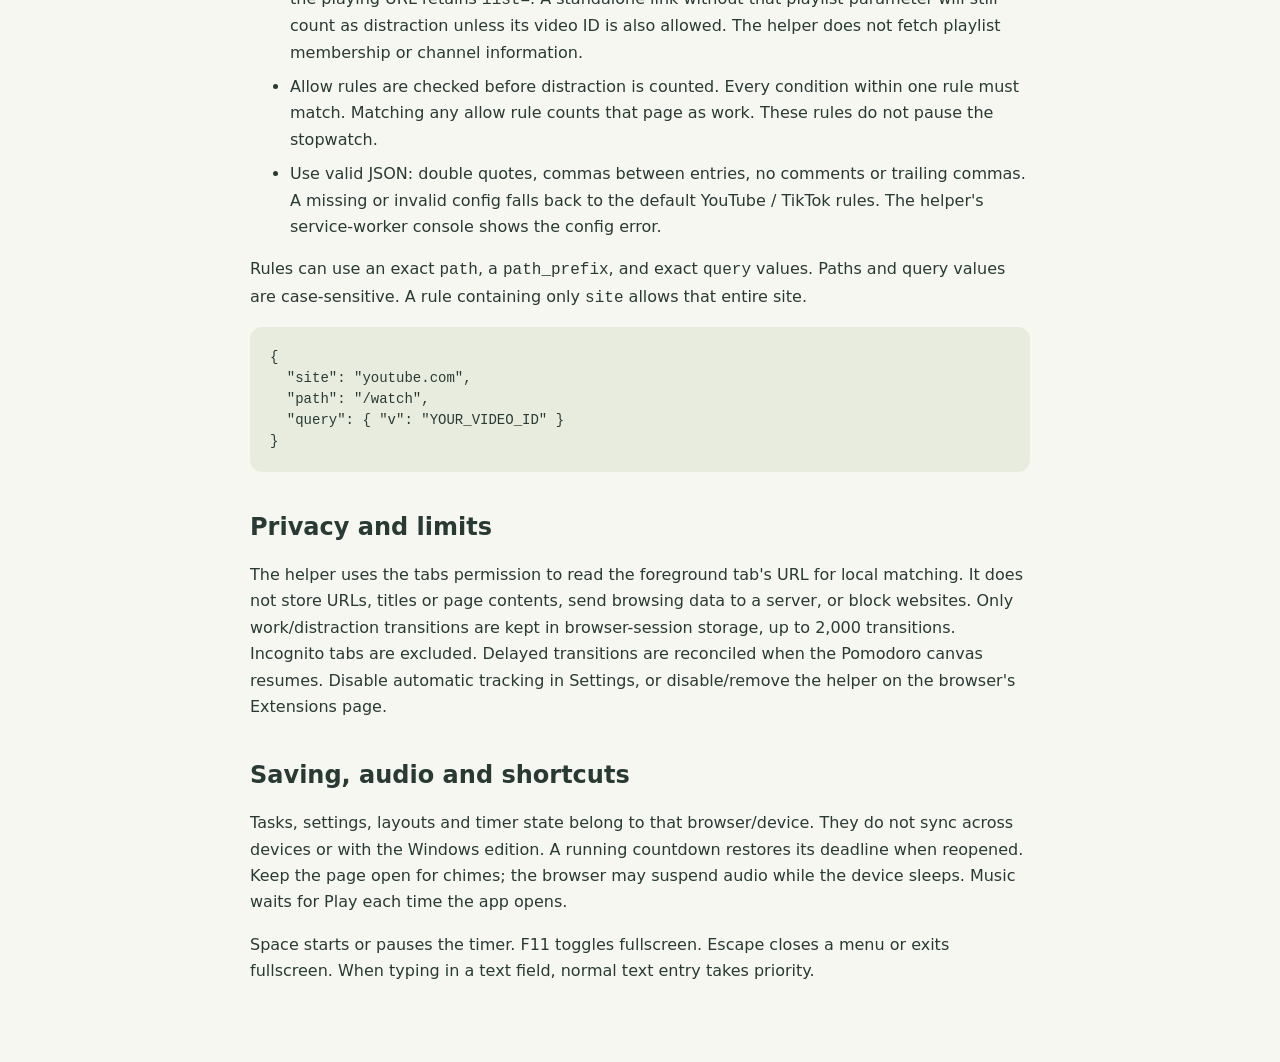
<file: pomodoro/advanced-guide.html>
<!doctype html>
<html lang="en">
<head>
<meta charset="utf-8"><meta name="viewport" content="width=device-width,initial-scale=1">
<title>Pomodoro advanced guide</title>
<style>
body{font:16px/1.65 system-ui,sans-serif;color:#293a35;background:#f6f7f0;margin:0}main{max-width:780px;margin:auto;padding:36px 24px 70px}a{color:#436149}h1,h2{line-height:1.25}h2{margin-top:40px}pre{background:#e8ecdf;padding:20px;border-radius:12px;overflow:auto;font-size:14px;line-height:1.5}code{font-family:ui-monospace,Consolas,monospace}li{margin:8px 0}p{margin:16px 0}
</style>
</head>
<body><main>
<a href="./">Back to Pomodoro</a>
<h1>Advanced guide</h1>
<p>Everyday instructions are in Help inside the app. These optional settings are for people who want more control.</p>
<h2>Arrange your page</h2>
<p>Adjust opens Settings / View. Turn the timer, separate work stopwatch, checklist, music controls, logo, top menu, or background on or off. Your choices save automatically. The small top-right arrow stays available to bring the menu back. Choose Show everything to restore the page.</p>
<p>Hiding a timer or music controls does not stop them. Pause first if you want to stop counting or playing. Minimizing keeps a smaller panel; hiding removes the panel entirely. Drag panels to move them and their bottom-right corners to resize. Settings / Timer can reset their positions and sizes.</p>
<h2>Work stopwatch</h2>
<p>The work stopwatch is a separate movable panel. Show it using Adjust. Its Start / Pause and minimize buttons affect only the work counter. The Pomodoro countdown and browser tab title continue independently. Open the panel's options button or Settings / Timer / Work &amp; task tracking to choose a mode.</p>
<ul><li><strong>Independent:</strong> counts while its own stopwatch runs, even when the Pomodoro timer is paused. Pause it for breaks. It continues counting until paused, including time after closing the app.</li><li><strong>With Pomodoro:</strong> counts only while the timer runs. Start the work counter once to enable it, then use the timer normally. Timer pauses do not add work time. An overdue timer counts only up to its deadline; it does not invent unattended cycles.</li></ul>
<p>Linked mode retains work and break time separately. Include Pomodoro breaks changes the displayed total using that saved breakdown. Distraction time is red and separate from work. During a scheduled Pomodoro break, elapsed time belongs to the break rather than an objective or distraction bucket.</p>
<p>For a fresh day's total, choose Reset work totals in its options and confirm. This clears the work, break and distraction counters and pauses the work stopwatch, while keeping task records and the timer unchanged. Changing timer presets or resetting Pomodoro laps preserves work totals. Reset Pomodoro laps resets the completed-focus count and future long-break cycle without stopping the current countdown.</p>
<h2>Optional objective records</h2>
<p>Task time tracking and Task timestamps are off by default. Enable them in Settings / Timer / Work &amp; task tracking. A task's play button selects it and starts the work counter if needed. Only one objective receives time at once; selecting another switches the objective. With Pomodoro mode still waits for the timer to run.</p>
<p>Objective time counts productive work only, excluding red distraction time, scheduled breaks and paused time. Checking an objective off stops its task clock and saves a completion timestamp when timestamps are enabled. Your daily work counter continues independently until you pause it. Reopening a task retains its time and clears its completion stamp. Resetting work totals keeps objective records; deleting a task or clearing completed tasks removes that task's record.</p>
<p>Optional timestamps record when a task was added, first timed, and completed. Older tasks receive no invented historical timestamps. Records save on this device and display in local time. Hover over the task's data line for full dates and times.</p>
<h2>Your music</h2>
<p>Open the music button or Settings / Music. Choose a built-in mood, or add MP3 / OGG files and name your personal library. Library playlists advance automatically and support shuffle. Scene music loops the song paired with your background.</p>
<p>Browser imports save locally on that device; they are not uploaded or synchronized. Clearing site data removes imports. Chrome and Edge can connect to a folder and retain read-only file handles; use Reconnect / refresh if permission expires or you add files. Other browsers import selected folder files. The desktop app remembers file locations and scans its connected folder on startup or refresh. Removing an entry leaves the original file intact.</p>
<h2>Automatic distraction tracking</h2>
<p>The optional Chrome / Edge helper watches the foreground tab in its browser. YouTube and TikTok count as distraction by default. Other tabs and applications count as work. It cannot detect phone use, another browser, or desktop video apps. Keep Pomodoro open, run the separate work stopwatch, and pause for breaks.</p>
<ol>
<li><a href="pomodoro-tracking-helper.zip">Download the helper</a> and unzip it to a folder you will keep.</li>
<li>Open <code>chrome://extensions</code> or <code>edge://extensions</code>. Turn on Developer mode.</li>
<li>Choose Load unpacked and select that folder.</li>
<li>Reload Pomodoro and enable automatic tracking in Settings / Tracking.</li>
</ol>
<p>To update an earlier helper, replace its files with the new download, keep a copy of any personal config, click Reload on its Extensions entry, and reload Pomodoro. Version 1.1 adds the browser tabs permission so custom sites can be classified.</p>
<h2>Customize tracked sites and exceptions</h2>
<p>Edit <code>tracker-config.json</code> inside your unzipped helper folder using a text editor. Save it, click Reload on the helper's Extensions entry, and reload Pomodoro. You do not need to edit the app or the website.</p>
<p>Example: add Facebook, allow one work video, and allow a YouTube series played from its playlist:</p>
<pre><code>{
  "tracked_sites": [
    "youtube.com", "youtu.be", "tiktok.com", "facebook.com"
  ],
  "allow": {
    "youtube_video_ids": ["YOUR_VIDEO_ID"],
    "youtube_playlist_ids": ["YOUR_PLAYLIST_ID"],
    "rules": [
      {
        "site": "facebook.com",
        "path_prefix": "/groups/YOUR_WORK_GROUP/"
      }
    ]
  }
}</code></pre>
<ul>
<li><code>tracked_sites</code> takes hostnames without <code>https://</code> or paths. A hostname includes its subdomains; <code>facebook.com</code> also matches <code>www.facebook.com</code>. Remove an entry to stop tracking that site. An empty array disables site matching.</li>
<li><code>youtube_video_ids</code> allows the ID after <code>v=</code> in a watch link, or after <code>youtu.be/</code>. The exception also applies to Shorts, live and embedded links for that ID, regardless of extra URL parameters.</li>
<li><code>youtube_playlist_ids</code> allows the value after <code>list=</code>. Open a series through its playlist so the playing URL retains <code>list=</code>. A standalone link without that playlist parameter will still count as distraction unless its video ID is also allowed. The helper does not fetch playlist membership or channel information.</li>
<li>Allow rules are checked before distraction is counted. Every condition within one rule must match. Matching any allow rule counts that page as work. These rules do not pause the stopwatch.</li>
<li>Use valid JSON: double quotes, commas between entries, no comments or trailing commas. A missing or invalid config falls back to the default YouTube / TikTok rules. The helper's service-worker console shows the config error.</li>
</ul>
<p>Rules can use an exact <code>path</code>, a <code>path_prefix</code>, and exact <code>query</code> values. Paths and query values are case-sensitive. A rule containing only <code>site</code> allows that entire site.</p>
<pre><code>{
  "site": "youtube.com",
  "path": "/watch",
  "query": { "v": "YOUR_VIDEO_ID" }
}</code></pre>
<h2>Privacy and limits</h2>
<p>The helper uses the tabs permission to read the foreground tab's URL for local matching. It does not store URLs, titles or page contents, send browsing data to a server, or block websites. Only work/distraction transitions are kept in browser-session storage, up to 2,000 transitions. Incognito tabs are excluded. Delayed transitions are reconciled when the Pomodoro canvas resumes. Disable automatic tracking in Settings, or disable/remove the helper on the browser's Extensions page.</p>
<h2>Saving, audio and shortcuts</h2>
<p>Tasks, settings, layouts and timer state belong to that browser/device. They do not sync across devices or with the Windows edition. A running countdown restores its deadline when reopened. Keep the page open for chimes; the browser may suspend audio while the device sleeps. Music waits for Play each time the app opens.</p>
<p>Space starts or pauses the timer. F11 toggles fullscreen. Escape closes a menu or exits fullscreen. When typing in a text field, normal text entry takes priority.</p>
</main></body></html>
</file>
<file: styles.css>
:root{color-scheme:dark;--bg:#151716;--surface:#1c1f1d;--text:#f4f5ef;--muted:#a7aca5;--line:#343832;--lime:#d6f675}
*{box-sizing:border-box}
html{scroll-behavior:smooth;scroll-padding-top:28px}
body{margin:0;background:var(--bg);color:var(--text);font-family:Arial,Helvetica,sans-serif;-webkit-font-smoothing:antialiased}
a{color:inherit;text-decoration:none}
button,input{font:inherit}
button,a,input{-webkit-tap-highlight-color:transparent}
a:focus-visible,button:focus-visible,input:focus-visible{outline:3px solid var(--lime);outline-offset:5px}
[hidden]{display:none!important}
.site-shell{width:min(1240px,100% - 96px);margin:0 auto}
.site-header{min-height:112px;display:flex;align-items:center;justify-content:space-between;border-bottom:1px solid var(--line);gap:24px}
.brand{display:inline-flex;align-items:center;flex-shrink:0;padding:12px 0}
.brand-logo{display:block;width:152px;height:152px;object-fit:contain;filter:brightness(0) invert(1)}
nav{display:flex;align-items:center;gap:30px;font-size:13px;font-weight:600}
nav a{padding:14px 0;color:var(--muted)}
nav a:hover,nav .nav-current{color:var(--text)}
nav .nav-current{position:relative}
nav .nav-current:after{content:"";height:4px;width:4px;border-radius:50%;background:var(--lime);position:absolute;bottom:4px;left:50%}
nav span{margin-left:5px}
#games{padding-top:32px}
.collection-bar{display:flex;justify-content:space-between;align-items:center;gap:20px;margin-bottom:21px}
.collection-bar h1{margin:0;font-size:18px;letter-spacing:-.02em;font-weight:600;display:flex;align-items:center;gap:12px}
.collection-bar h1 span{color:var(--muted);font-size:11px;letter-spacing:.03em;border:1px solid var(--line);padding:4px 6px;border-radius:4px;font-weight:400}
.search{display:flex;align-items:center;gap:10px;color:var(--muted);border-bottom:1px solid var(--line);padding:8px 0;width:210px}
.search:focus-within{border-color:var(--lime)}
.search input{background:transparent;border:0;outline:none;color:var(--text);width:100%;min-width:0;font-size:12px;padding:3px}
.search input::placeholder{color:var(--muted)}
.game-grid{display:grid;grid-template-columns:repeat(3,minmax(0,1fr));gap:22px}
.game-card{border:1px solid var(--line);border-radius:12px;overflow:hidden;background:var(--surface);display:flex;flex-direction:column;transition:border-color .2s}
.game-card:hover{border-color:#68745b}
.artwork{position:relative;display:flex;align-items:center;justify-content:center;aspect-ratio:1.38;overflow:hidden;isolation:isolate}
.art-index{position:absolute;left:20px;top:19px;font-size:9px;font-weight:700;letter-spacing:.13em;z-index:2}
.art-launch{position:absolute;bottom:15px;right:15px;display:grid;place-items:center;border:1px solid currentColor;border-radius:50%;width:29px;height:29px;font-size:16px;opacity:.7;transition:transform .2s}
.artwork:hover .art-launch{transform:translate(2px,-2px);opacity:1}
.barrage-art{background:#e7aa65;color:#272820}
.barrage-art:before{content:"";position:absolute;width:210%;height:36px;background:repeating-linear-gradient(125deg,#252721 0 18px,#df9445 18px 36px);transform:rotate(-13deg);bottom:28px;opacity:.15;z-index:-1}
.barrage-lockup{display:flex;align-items:center;gap:13px;transform:rotate(-5deg);padding-bottom:10px}
.barrage-lockup img{width:81px;height:81px;object-fit:contain;border-radius:18px;box-shadow:5px 6px 0 #24282126}
.barrage-lockup span{font-family:Impact,'Arial Narrow',sans-serif;font-size:clamp(27px,3.1vw,42px);line-height:.98;letter-spacing:-.025em}
.solitaire-art{background:#164635;color:#d8ebcd;flex:none}
.solitaire-cover{display:block;width:100%;height:100%;object-fit:contain}
.crafting-art{background:#c6b9e6;color:#392d51;flex-direction:column}
.crafting-art:before{content:"";position:absolute;width:190px;height:190px;border:1px solid #ffffff55;border-radius:50%;left:-80px;top:60px;z-index:-1}
.crafting-art:after{content:"";position:absolute;width:170px;height:170px;border:1px solid #ffffff55;border-radius:50%;right:-80px;top:-20px;z-index:-1}
.crafting-icon{width:115px;height:115px;object-fit:contain;transform:rotate(10deg);margin-top:11px;filter:drop-shadow(0 10px 10px #60458a33)}
.crafting-wordmark{font-size:23px;font-weight:800;letter-spacing:-.04em;text-align:center;margin-top:9px}
.crafting-wordmark small{display:block;font-family:Georgia,serif;font-style:italic;font-weight:400;letter-spacing:0;font-size:15px;margin-bottom:2px}
.card-body{padding:23px 23px 21px;flex:1;display:flex;flex-direction:column}
.category{margin:0 0 11px;color:var(--muted);font-size:9px;letter-spacing:.13em;font-weight:600}
.category span{padding:0 6px;color:#6c7566}
.game-card h2{font-size:19px;line-height:1.3;letter-spacing:-.03em;margin:0;font-weight:650;min-height:50px}
.description{color:var(--muted);font-size:13px;line-height:1.65;margin:7px 0 23px;min-height:43px;max-width:30ch}
.card-actions{margin-top:auto;display:flex;align-items:center;justify-content:space-between;gap:12px}
.play-button{display:inline-flex;align-items:center;justify-content:center;gap:9px;background:var(--lime);color:#1c2710;border-radius:6px;font-size:12px;font-weight:700;padding:13px 17px;min-height:44px;transition:background .15s,transform .15s}
.play-button:hover{background:#e4ffa2;transform:translateY(-2px)}
.itch-link{font-size:12px;color:#dce0d6;display:inline-flex;gap:11px;align-items:center;min-height:44px;padding:8px 0}
.itch-link:hover{color:var(--lime)}
.platform{font-size:10px;color:var(--muted)}
.itch-banner{margin:28px 0 44px;padding:23px 27px;border:1px solid var(--line);border-radius:10px;display:flex;align-items:center;justify-content:space-between;gap:24px}
.itch-banner>div{display:flex;align-items:center;gap:19px}
.banner-icon{display:grid;place-items:center;color:var(--lime);border:1px solid #4a5140;transform:rotate(-8deg);width:38px;height:38px;border-radius:9px;font-size:23px;flex-shrink:0}
.itch-banner p{font-size:14px;margin:0;line-height:1.5}
.itch-banner p span{display:block;font-size:12px;color:var(--muted);margin-top:3px}
.itch-banner>a{font-size:12px;padding:12px 0;white-space:nowrap}
.itch-banner>a:hover{color:var(--lime)}
.itch-banner>a span{margin-left:18px}
.support-banner{background:#20251b;border-color:#465334;margin-bottom:0}
.support-banner .support-button{display:inline-flex;align-items:center;justify-content:center;background:var(--lime);color:#1c2710;font-weight:700;padding:13px 18px;border-radius:6px;min-height:44px}
.support-banner .support-button:hover{background:#e4ffa2;color:#1c2710}
footer{border-top:1px solid var(--line);display:flex;justify-content:space-between;gap:20px;padding:27px 0 32px;color:var(--muted);font-size:10px;line-height:1.6}
footer a:hover{color:var(--lime)}
.empty-state{text-align:center;border:1px dashed var(--line);border-radius:10px;padding:55px 20px;color:var(--muted)}
.empty-state button{background:var(--lime);color:var(--bg);border:0;border-radius:6px;padding:13px 20px;cursor:pointer}
.sr-only{position:absolute;width:1px;height:1px;padding:0;margin:-1px;overflow:hidden;clip:rect(0,0,0,0);white-space:nowrap;border:0}
.skip-link{position:absolute;left:20px;top:-100px;padding:12px;background:var(--lime);color:var(--bg);z-index:10;border-radius:6px}
.skip-link:focus{top:12px}
@media(min-width:1450px){.artwork{aspect-ratio:1.45}.barrage-lockup span{font-size:43px}}
@media(max-width:1050px){.site-shell{width:calc(100% - 56px)}.game-grid{gap:15px}.card-body{padding:20px 17px}.barrage-lockup{gap:9px}.barrage-lockup img{width:65px;height:65px}.barrage-lockup span{font-size:29px}.crafting-wordmark{font-size:20px}.artwork{aspect-ratio:1.2}.art-index{left:16px}.game-card h2{font-size:18px}.play-button{padding:13px}.platform{font-size:9px}}
@media(max-width:760px){.site-shell{width:calc(100% - 40px)}.site-header{min-height:90px}.brand-logo{width:120px;height:120px}nav{gap:18px;font-size:12px}nav .nav-current{display:none}.game-grid{grid-template-columns:1fr;gap:22px}.artwork{aspect-ratio:1.65}.barrage-lockup img{width:95px;height:95px}.barrage-lockup span{font-size:48px}.barrage-lockup{gap:18px}.crafting-icon{width:112px;height:112px}.crafting-wordmark{font-size:25px}.card-body{padding:22px}.game-card h2{font-size:22px;min-height:0}.description{min-height:0;max-width:none;margin-bottom:20px;font-size:14px}.category{font-size:10px}.play-button{padding:13px 20px;font-size:13px}.itch-link{font-size:13px}.platform{font-size:11px}.search{width:160px}.collection-bar h1{font-size:16px;gap:8px}.itch-banner{padding:20px;align-items:flex-start;flex-direction:column;gap:13px;margin-bottom:30px}.itch-banner>a{margin-left:57px}footer{flex-wrap:wrap;gap:12px;font-size:10px}}
@media(max-width:380px){.site-shell{width:calc(100% - 28px)}nav{gap:12px}.collection-bar{gap:10px}.search{width:140px}.artwork{aspect-ratio:1.4}.barrage-lockup span{font-size:42px}.barrage-lockup img{width:78px;height:78px}}
@media(prefers-reduced-motion:reduce){html{scroll-behavior:auto}*,*:before,*:after{transition:none!important}}
.artwork.solitaire-art{aspect-ratio:2}

.purrsonal-art{background:#f8f3ed;color:#65534d}
.purrsonal-icon{width:57%;height:auto;border-radius:22%;box-shadow:0 10px 24px #65534d25}

.land-art{background:#539bc0;flex:none}
.land-cover{position:absolute;inset:0;width:100%;height:100%;object-fit:cover}
.land-wordmark{position:relative;width:94%;height:auto;object-fit:contain;filter:drop-shadow(0 3px 4px #163e3655);transform:translateY(-10%)}

/* Keep support beside the home logo without competing with the games. */
.donation-header{flex-wrap:wrap;row-gap:0}
.brand-support{display:flex;align-items:center;gap:20px;max-width:100%}
.header-donation{display:inline-flex;align-items:center;min-height:44px;padding:8px 0;color:var(--lime);font-size:13px;line-height:1.4;text-decoration:underline;text-underline-offset:4px}
.header-donation:hover{color:var(--text)}
.donation-header nav{margin-left:auto}
@media(max-width:900px){.donation-header nav{flex-basis:100%;justify-content:flex-end;padding-bottom:12px}}
@media(max-width:760px){.brand-support{gap:12px}.donation-header nav{justify-content:space-between}.header-donation{font-size:12px}}

.lunar-art{background:#060b1a;flex:none}
.lunar-cover{position:absolute;inset:0;width:100%;height:100%;object-fit:cover;object-position:center top}
</file>
<file: land-development/play.css>
:root{color-scheme:light;font-family:Arial,Helvetica,sans-serif;color:#183f34;background:#183f34}
*{box-sizing:border-box}
html,body{margin:0;width:100%;height:100%;overflow:hidden}
body{height:100vh;height:100dvh}
[hidden]{display:none!important}
#launcher{position:relative;display:flex;align-items:center;justify-content:center;min-height:100%;isolation:isolate;padding:64px 20px 58px}
.city{position:absolute;inset:0;width:100%;height:100%;object-fit:cover;z-index:-2}
#launcher:after{content:"";position:absolute;inset:0;background:linear-gradient(#183f341c,transparent 45%,#183f3480);z-index:-1}
nav{position:absolute;top:0;left:0;right:0;display:flex;justify-content:space-between;gap:16px;padding:max(12px,env(safe-area-inset-top)) max(16px,env(safe-area-inset-right)) 0 max(16px,env(safe-area-inset-left))}
nav a{display:flex;align-items:center;min-height:44px;padding:10px 16px;background:#fff5dfed;border:1px solid #183f3440;border-radius:8px;text-decoration:none;color:inherit;font-weight:600;font-size:14px}
nav a:hover{background:#fffaf0}
.launch-content{display:flex;align-items:center;flex-direction:column;width:min(680px,100%)}
.logo{display:block;width:min(600px,90vw);max-height:47dvh;object-fit:contain;height:auto;filter:drop-shadow(0 4px 8px #15382d55)}
.play-panel{width:min(400px,100%);padding:18px 26px 16px;border:2px solid #71977d;background:#fff3ddeb;border-radius:16px;box-shadow:0 8px 32px #16382e30;text-align:center}
.play-panel p{margin:0 0 14px;font-size:16px;line-height:1.4}
#play{display:block;width:100%;min-height:54px;padding:14px 24px;border:1px solid #843b25;border-radius:8px;background:#bf5b38;color:#fff8e7;font:700 19px Arial,Helvetica,sans-serif;cursor:pointer;box-shadow:0 3px 0 #843b25}
#play:hover{background:#a8492b}
#play:active{transform:translateY(2px);box-shadow:0 1px 0 #843b25}
.play-panel .players{margin:14px 0 0;font-size:13px}
.browser-note{position:absolute;bottom:max(12px,env(safe-area-inset-bottom));left:16px;right:16px;margin:0;text-align:center;color:#fff8e7;text-shadow:0 1px 4px #15382d;font-size:12px;line-height:1.4}
.no-script{position:absolute;inset:auto 16px 10px;background:#fff3dd;padding:12px;text-align:center}
button:focus-visible,a:focus-visible{outline:3px solid #f4ca35;outline-offset:4px}
#game,#game iframe{display:block;width:100%;height:100%;border:0;background:#183f34}
#game{position:fixed;inset:0;padding:env(safe-area-inset-top) env(safe-area-inset-right) env(safe-area-inset-bottom) env(safe-area-inset-left)}
#game:fullscreen{width:100vw;height:100vh}
.sr-only{position:absolute;width:1px;height:1px;padding:0;margin:-1px;overflow:hidden;clip:rect(0,0,0,0);white-space:nowrap;border:0}
@media(max-height:500px){#launcher{padding-top:54px;padding-bottom:36px}.launch-content{flex-direction:row;gap:16px;width:min(850px,100%)}.logo{width:50%;max-height:65dvh}.play-panel{width:50%;padding:14px 20px}.play-panel p{font-size:14px}.browser-note{font-size:11px;bottom:8px}}
@media(max-width:380px){.play-panel{padding:15px 18px}.play-panel p{font-size:14px}nav a{font-size:13px}}
</file>
<file: lunar-lunacy/play.css>
:root{color-scheme:dark;font-family:Arial,Helvetica,sans-serif;color:#eef3ff;background:#060b1a}
*{box-sizing:border-box}
html,body{margin:0;width:100%;height:100%;overflow:hidden}
body{height:100vh;height:100dvh;background:radial-gradient(ellipse at 50% 35%,#16214a 0%,#0a1230 45%,#060b1a 100%)}
[hidden]{display:none!important}
#launcher{position:relative;display:flex;align-items:center;justify-content:center;min-height:100%;padding:64px 20px 58px}
nav{position:absolute;top:0;left:0;right:0;display:flex;justify-content:space-between;gap:16px;padding:max(12px,env(safe-area-inset-top)) max(16px,env(safe-area-inset-right)) 0 max(16px,env(safe-area-inset-left))}
nav a{display:flex;align-items:center;min-height:44px;padding:10px 16px;background:#131e32e6;border:1px solid #354968;border-radius:8px;text-decoration:none;color:inherit;font-weight:600;font-size:14px}
nav a:hover{background:#1c2b47}
.launch-content{display:flex;align-items:center;flex-direction:column;gap:18px;width:min(640px,100%)}
.cover{display:block;width:min(560px,90vw);max-height:52dvh;height:auto;object-fit:contain;border-radius:14px;border:1px solid #354968;box-shadow:0 12px 40px #00000080}
.play-panel{width:min(400px,100%);padding:18px 26px 16px;border:1px solid #354968;background:#131e32eb;border-radius:14px;box-shadow:0 8px 32px #00000066;text-align:center}
.play-panel p{margin:0 0 14px;font-size:16px;line-height:1.4;color:#a3b3cf}
#play{display:block;width:100%;min-height:54px;padding:14px 24px;border:1px solid #2e5fa8;border-radius:8px;background:#3d7bd9;color:#fff;font:700 19px Arial,Helvetica,sans-serif;cursor:pointer;box-shadow:0 3px 0 #2e5fa8}
#play:hover{background:#4a8af0}
#play:active{transform:translateY(2px);box-shadow:0 1px 0 #2e5fa8}
.play-panel .players{margin:14px 0 0;font-size:13px}
.browser-note{position:absolute;bottom:max(12px,env(safe-area-inset-bottom));left:16px;right:16px;margin:0;text-align:center;color:#a3b3cf;font-size:12px;line-height:1.4}
.no-script{position:absolute;inset:auto 16px 10px;background:#131e32;padding:12px;text-align:center}
button:focus-visible,a:focus-visible{outline:3px solid #7aafff;outline-offset:4px}
#game,#game iframe{display:block;width:100%;height:100%;border:0;background:#060b1a}
#game{position:fixed;inset:0;padding:env(safe-area-inset-top) env(safe-area-inset-right) env(safe-area-inset-bottom) env(safe-area-inset-left)}
#game:fullscreen{width:100vw;height:100vh}
.sr-only{position:absolute;width:1px;height:1px;padding:0;margin:-1px;overflow:hidden;clip:rect(0,0,0,0);white-space:nowrap;border:0}
@media(max-height:560px){#launcher{padding-top:54px;padding-bottom:36px}.launch-content{flex-direction:row;gap:16px;width:min(900px,100%)}.cover{width:55%;max-height:70dvh}.play-panel{width:45%;padding:14px 20px}.play-panel p{font-size:14px}.browser-note{font-size:11px;bottom:8px}}
@media(max-width:380px){.play-panel{padding:15px 18px}.play-panel p{font-size:14px}nav a{font-size:13px}}
</file>
<file: privacy/privacy.css>
.privacy-main{max-width:760px;margin:0 auto;padding:40px 0 56px;line-height:1.75;font-size:17px}.privacy-main h1{font-size:32px;line-height:1.2;letter-spacing:-.03em}.privacy-main h2{font-size:23px;line-height:1.3;margin-top:36px}.privacy-main p{margin:18px 0}.privacy-main a{color:var(--lime);text-decoration:underline;text-underline-offset:3px;overflow-wrap:anywhere}.privacy-main .privacy-date{font-size:14px;color:var(--muted)}.privacy-games{padding-left:24px}.privacy-games li{margin:16px 0}.privacy-games a{display:inline-block;padding:8px 0}@media(max-width:760px){.privacy-main{font-size:16px;padding-top:28px}.privacy-main h1{font-size:27px}}
</file>
<file: teaching/portfolio.css>
:root{color-scheme:light;--ink:#20382d;--text:#303d36;--muted:#647067;--line:#dbe0da}
*{box-sizing:border-box}
html{scroll-padding-top:24px}
body{margin:0;background:white;color:var(--text);font-family:Arial,Helvetica,sans-serif;font-size:16px;line-height:1.65}
.page{width:min(920px,calc(100% - 64px));margin:auto}
a{color:var(--ink);text-underline-offset:4px}
a:hover{color:#52703b}
a:focus-visible{outline:3px solid #54733c;outline-offset:5px}
.site-header{display:flex;align-items:center;justify-content:space-between;gap:24px;border-bottom:1px solid var(--line);padding:12px 0}
.brand{display:inline-flex;flex-shrink:0}
.brand img{display:block;width:104px;height:104px;object-fit:contain;filter:brightness(0)}
nav{display:flex;gap:30px;font-size:14px}
nav a{display:inline-flex;align-items:center;min-height:44px;text-decoration:none}
.intro{padding:38px 0 26px}
h1{font-size:34px;line-height:1.2;letter-spacing:-.03em;color:var(--ink);margin:0 0 10px}
.intro p{margin:4px 0}
.location{font-size:14px;color:var(--muted)}
h2{font-size:20px;line-height:1.35;letter-spacing:-.02em;color:var(--ink);margin:0 0 12px}
h3{font-size:16px;line-height:1.4;color:var(--ink);margin:0 0 8px}
p{margin:0 0 12px;max-width:72ch}
.resume{border-bottom:1px solid var(--line);padding-bottom:30px}
.downloads{display:flex;align-items:center;gap:26px;flex-wrap:wrap}
.button{display:inline-flex;align-items:center;justify-content:center;min-height:46px;padding:10px 18px;background:var(--ink);color:white;text-decoration:none;font-size:14px;font-weight:600;border-radius:3px}
.button:hover{background:#385343;color:white}
.plain-link{display:inline-flex;align-items:center;min-height:44px;font-size:14px;font-weight:600}
.profile-section{padding:30px 0;border-bottom:1px solid var(--line)}
.profile-section>h2{margin-bottom:18px}
.credential-report{margin-top:26px}
.praxis-ribbon{width:336px;max-width:100%;aspect-ratio:336/72;overflow:hidden;margin:12px 0}
.praxis-ribbon img{display:block;width:100%;height:auto}
.praxis-scores{display:flex;flex-wrap:wrap;gap:4px 20px;font-size:14px}
.praxis-scores span{white-space:nowrap}
.skill+.skill{margin-top:26px}
.profile-section p:last-child{margin-bottom:0}
.license{display:grid;grid-template-columns:1fr 1.6fr;gap:12px 24px;margin:20px 0 0;font-size:14px}
.license dt{font-size:12px;color:var(--muted);margin:0 0 2px}
.license dd{margin:0;color:var(--text)}
.note{font-size:12px;color:var(--muted);margin:4px 0 0}
footer{display:flex;justify-content:space-between;flex-wrap:wrap;gap:12px;padding:25px 0 32px;font-size:12px;color:var(--muted)}
footer a{min-height:44px;display:inline-flex;align-items:center}
footer span{display:inline-flex;align-items:center}
.skip-link{position:absolute;left:16px;top:-100px;background:var(--ink);color:white;padding:12px;z-index:10}
.skip-link:focus{top:12px}
@media(max-width:600px){.page{width:calc(100% - 36px)}.site-header{gap:16px}.brand img{width:82px;height:82px}nav{gap:18px;font-size:12px}h1{font-size:29px}.intro{padding-top:28px}.intro>p{font-size:14px}.profile-section{padding:25px 0}h2{font-size:19px}.profile-section p{font-size:15px}.license{grid-template-columns:1fr;gap:12px}.downloads{gap:8px 20px}footer{font-size:11px}}
@media(max-width:360px){nav{gap:12px;font-size:11px}.brand img{width:70px;height:70px}h1{font-size:27px}}
@media print{.page{width:100%}.site-header,footer,.skip-link{display:none}.intro{padding:0 0 20px}.profile-section{padding:18px 0}.skill,.credential-report{break-inside:avoid}.button{background:none;color:black;padding:0}body{font-size:11pt}h1{font-size:22pt}}
</file>
